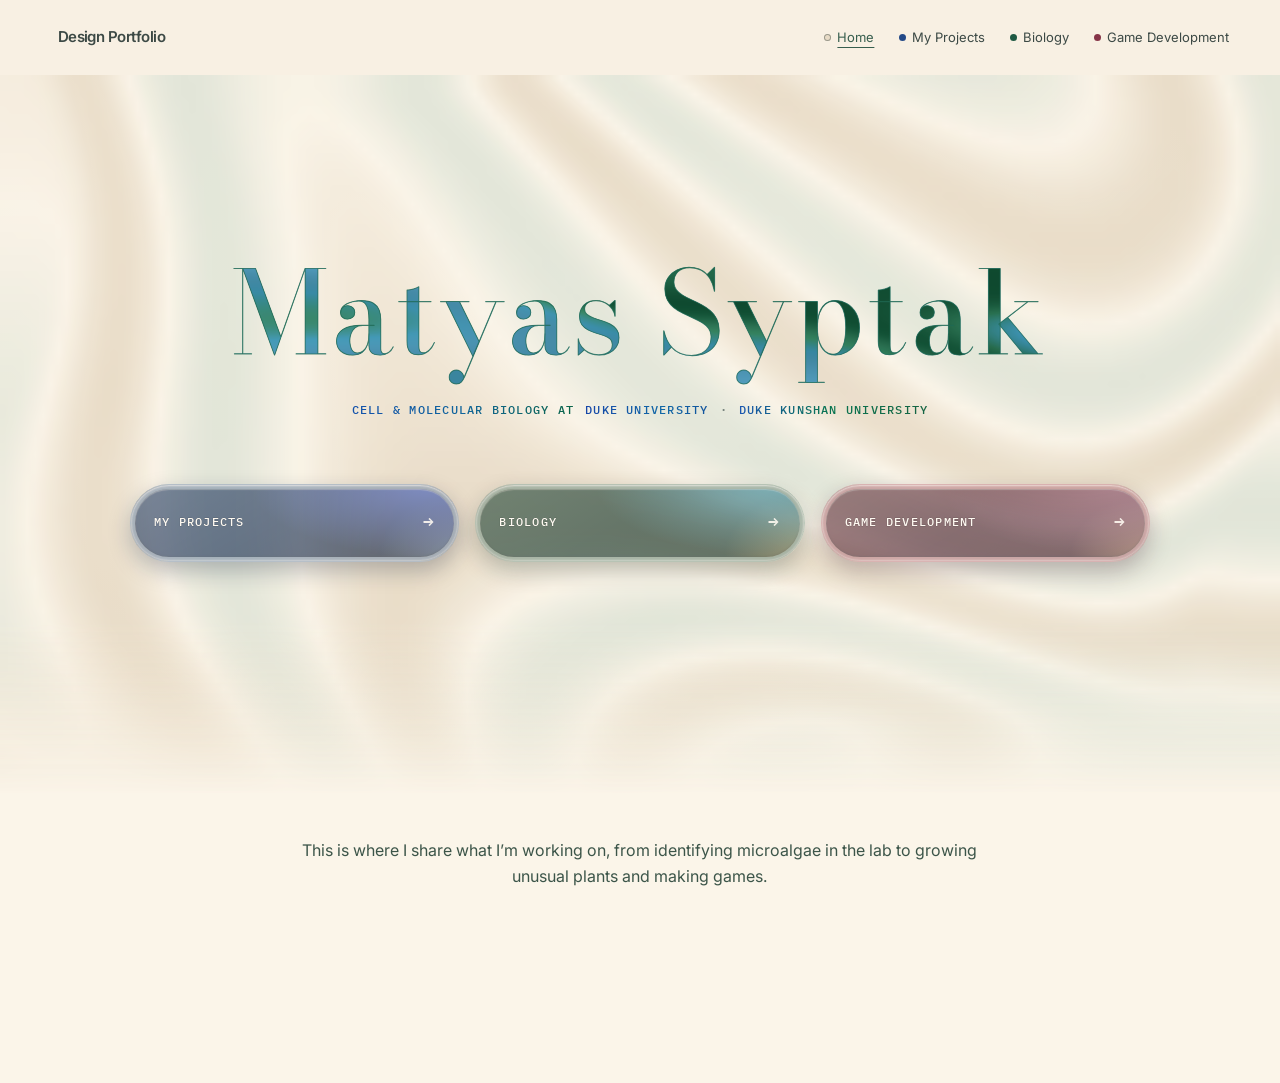
<file: index.html>
<!doctype html>
<html lang="en" data-theme="home">
<head>
  <meta charset="utf-8">
  <meta name="viewport" content="width=device-width, initial-scale=1">
  <title>Home — Design Portfolio</title>
  <meta name="description" content="Matyas Syptak — Home.">
  <style media="(prefers-reduced-motion: no-preference)">@view-transition { navigation: auto; }</style>
  <link rel="stylesheet" href="styles/site.css">
  <link rel="preconnect" href="https://fonts.googleapis.com">
  <link rel="preconnect" href="https://fonts.gstatic.com" crossorigin>
  <link id="portfolio-fonts" rel="stylesheet" media="print" href="https://fonts.googleapis.com/css2?family=Bodoni+Moda:opsz,wght@6..96,500&amp;family=IBM+Plex+Mono:wght@500;700&amp;family=Inter:wght@400..600&amp;display=swap">
  <noscript><link rel="stylesheet" href="https://fonts.googleapis.com/css2?family=Bodoni+Moda:opsz,wght@6..96,500&amp;family=IBM+Plex+Mono:wght@500;700&amp;family=Inter:wght@400..600&amp;display=swap"></noscript>
  <script src="scripts/site.js" defer></script>
</head>
<body>
  <a class="skip" href="#main">Skip to content</a>
  <header>
    <a class="site-name" href="./">Design Portfolio</a>
    <nav aria-label="Main navigation">
      <a href="./" aria-current="page">Home</a>
      <a href="projects.html">My Projects</a>
      <a href="biology.html">Biology</a>
      <a href="game-development.html">Game Development</a>
    </nav>
  </header>
  <main id="main">
    <div class="hero">
      <canvas class="ink-marbling" aria-hidden="true"></canvas>
      <div class="intro-layout">
        <div class="identity">
          <h1 class="sr-only">Matyas Syptak</h1>
          <div class="intro-name">
            <div class="name-shell" id="hero-title-shell">
              <svg id="liquid-name" viewBox="0 0 1050 178" preserveAspectRatio="xMinYMid meet" aria-hidden="true">
                <defs>
                  <text id="name-lettering" x="525" y="131" text-anchor="middle">Matyas Syptak</text>
                  <clipPath id="name-clip"><use href="#name-lettering"/></clipPath>
                  <linearGradient id="name-fallback" x1="0%" y1="12%" x2="100%" y2="70%">
                    <stop offset="0"/>
                    <stop offset=".38"/>
                    <stop offset=".70"/>
                    <stop offset="1"/>
                  </linearGradient>
                </defs>
                <use href="#name-lettering" fill="url(#name-fallback)"/>
                <foreignObject class="name-reaction" width="100%" height="100%" clip-path="url(#name-clip)">
                  <canvas id="hero-shader-canvas" aria-hidden="true"></canvas>
                </foreignObject>
                <use class="name-tint" href="#name-lettering"/>
                <use class="name-outline" href="#name-lettering"/>
              </svg>
            </div>
            <p class="hero-study-line">
              <span class="hero-study-piece hero-study-piece--field">
                Cell &amp; Molecular Biology at
              </span>
              <span class="study-schools">
              <span class="hero-study-piece hero-study-piece--duke">
                Duke University
              </span>
              <span
                class="hero-study-dot"
                aria-hidden="true"
              >
                ·
              </span>
              <span class="hero-study-piece hero-study-piece--dku">
                Duke Kunshan University
              </span>
              </span>
            </p>
          </div>
        </div>
        <nav class="page-links" aria-label="Portfolio sections">
          <a class="page-link" href="projects.html">
            <span>My Projects</span><span class="tile-arrow" aria-hidden="true">→</span>
          </a>
          <a class="page-link" href="biology.html">
            <span>Biology</span><span class="tile-arrow" aria-hidden="true">→</span>
          </a>
          <a class="page-link" href="game-development.html">
            <span>Game Development</span><span class="tile-arrow" aria-hidden="true">→</span>
          </a>
        </nav>
      </div>
    </div>
    <section class="page-content home-content" aria-label="About">
      <p>This is where I share what I’m working on, from identifying microalgae in the lab to growing unusual plants and making games.</p>
    </section>
  </main>
</body>
</html>
</file>
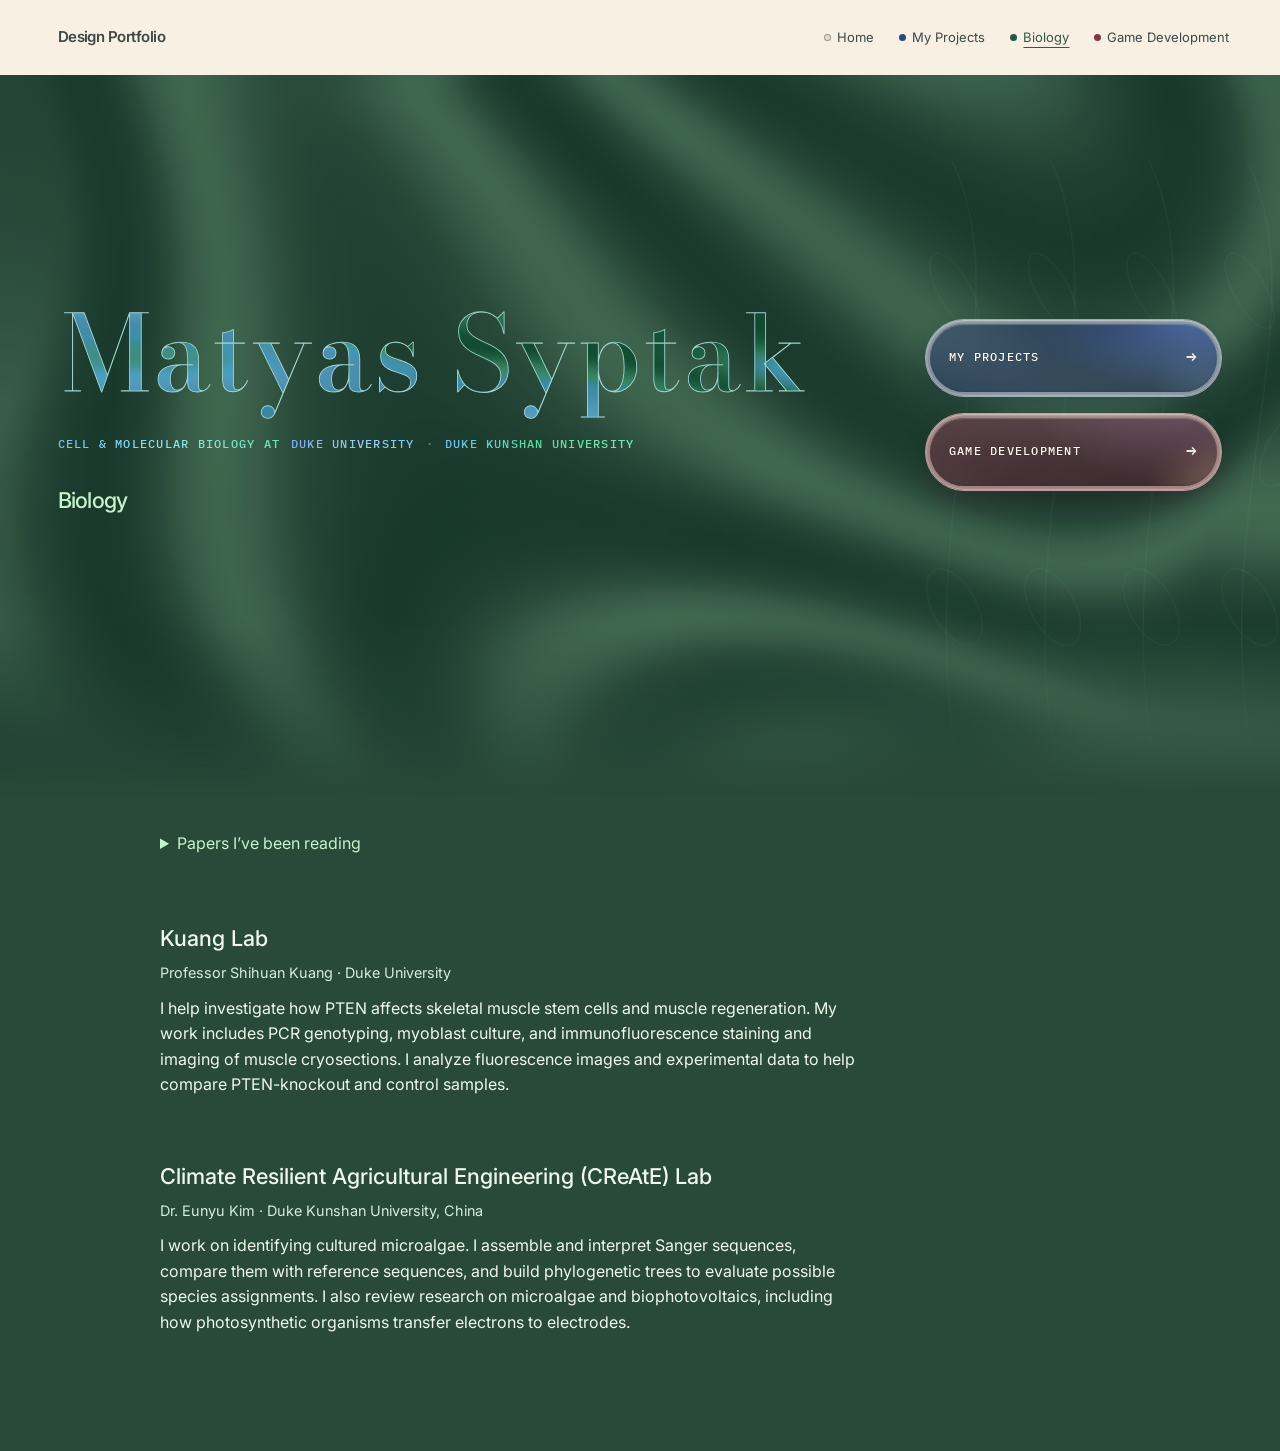
<file: biology.html>
<!doctype html>
<html lang="en" data-theme="plant">
<head>
  <meta charset="utf-8">
  <meta name="viewport" content="width=device-width, initial-scale=1">
  <title>Biology — Design Portfolio</title>
  <meta name="description" content="Matyas Syptak — Biology.">
  <style media="(prefers-reduced-motion: no-preference)">@view-transition { navigation: auto; }</style>
  <link rel="stylesheet" href="styles/site.css">
  <link rel="preconnect" href="https://fonts.googleapis.com">
  <link rel="preconnect" href="https://fonts.gstatic.com" crossorigin>
  <link id="portfolio-fonts" rel="stylesheet" media="print" href="https://fonts.googleapis.com/css2?family=Bodoni+Moda:opsz,wght@6..96,500&amp;family=IBM+Plex+Mono:wght@500;700&amp;family=Inter:wght@400..600&amp;display=swap">
  <noscript><link rel="stylesheet" href="https://fonts.googleapis.com/css2?family=Bodoni+Moda:opsz,wght@6..96,500&amp;family=IBM+Plex+Mono:wght@500;700&amp;family=Inter:wght@400..600&amp;display=swap"></noscript>
  <script src="scripts/site.js" defer></script>
</head>
<body>
  <a class="skip" href="#main">Skip to content</a>
  <header>
    <a class="site-name" href="./">Design Portfolio</a>
    <nav aria-label="Main navigation">
      <a href="./">Home</a>
      <a href="projects.html">My Projects</a>
      <a href="biology.html" aria-current="page">Biology</a>
      <a href="game-development.html">Game Development</a>
    </nav>
  </header>
  <main id="main">
    <div class="hero">
      <canvas class="ink-marbling" aria-hidden="true"></canvas>
      <canvas id="backdrop" aria-hidden="true"></canvas>
      <div class="intro-layout">
        <div class="identity">
          <h1 class="sr-only">Matyas Syptak</h1>
          <div class="intro-name">
            <div class="name-shell" id="hero-title-shell">
              <svg id="liquid-name" viewBox="0 0 1050 178" preserveAspectRatio="xMinYMid meet" aria-hidden="true">
                <defs>
                  <text id="name-lettering" x="6" y="131">Matyas Syptak</text>
                  <clipPath id="name-clip"><use href="#name-lettering"/></clipPath>
                  <linearGradient id="name-fallback" x1="0%" y1="12%" x2="100%" y2="70%">
                    <stop offset="0"/>
                    <stop offset=".38"/>
                    <stop offset=".70"/>
                    <stop offset="1"/>
                  </linearGradient>
                </defs>
                <use href="#name-lettering" fill="url(#name-fallback)"/>
                <foreignObject class="name-reaction" width="100%" height="100%" clip-path="url(#name-clip)">
                  <canvas id="hero-shader-canvas" aria-hidden="true"></canvas>
                </foreignObject>
                <use class="name-tint" href="#name-lettering"/>
                <use class="name-outline" href="#name-lettering"/>
              </svg>
            </div>
            <p class="hero-study-line">
              <span class="hero-study-piece hero-study-piece--field">
                Cell &amp; Molecular Biology at
              </span>
              <span class="study-schools">
              <span class="hero-study-piece hero-study-piece--duke">
                Duke University
              </span>
              <span
                class="hero-study-dot"
                aria-hidden="true"
              >
                ·
              </span>
              <span class="hero-study-piece hero-study-piece--dku">
                Duke Kunshan University
              </span>
              </span>
            </p>
          </div>
          <h2>Biology</h2>
        </div>
        <nav class="page-links" aria-label="Other sections">
          <a class="page-link" href="projects.html">
            <span>My Projects</span><span class="tile-arrow" aria-hidden="true">→</span>
          </a>
          <a class="page-link" href="game-development.html">
            <span>Game Development</span><span class="tile-arrow" aria-hidden="true">→</span>
          </a>
        </nav>
      </div>
    </div>
    <section class="page-content biology-content" aria-label="Research">
      <details class="reading-list">
        <summary>Papers I’ve been reading</summary>
        <ul>
          <li>
            <a href="https://doi.org/10.1038/s41598-017-16530-y">Enhancement of Power Output by using Alginate Immobilized Algae in Biophotovoltaic Devices</a>
            <span>Ng et al. · 2017</span>
          </li>
          <li>
            <a href="https://doi.org/10.1038/s41467-025-61086-5">Three-dimensional conductive conjugated polyelectrolyte gels facilitate interfacial electron transfer for improved biophotovoltaic performance</a>
            <span>Chen et al. · 2025</span>
          </li>
          <li>
            <a href="https://doi.org/10.1038/s41467-022-30764-z">Order-of-magnitude enhancement in photocurrent generation of <i>Synechocystis</i> sp. PCC 6803 by outer membrane deprivation</a>
            <span>Kusama et al. · 2022</span>
          </li>
          <li>
            <a href="https://doi.org/10.1016/j.cell.2006.07.024">Induction of Pluripotent Stem Cells from Mouse Embryonic and Adult Fibroblast Cultures by Defined Factors</a>
            <span>Takahashi and Yamanaka · 2006</span>
          </li>
        </ul>
      </details>

      <article class="lab-entry">
        <h3>Kuang Lab</h3>
        <p class="entry-meta">Professor Shihuan Kuang · Duke University</p>
        <p>I help investigate how PTEN affects skeletal muscle stem cells and muscle regeneration. My work includes PCR genotyping, myoblast culture, and immunofluorescence staining and imaging of muscle cryosections. I analyze fluorescence images and experimental data to help compare PTEN-knockout and control samples.</p>
      </article>

      <article class="lab-entry">
        <h3>Climate Resilient Agricultural Engineering (CReAtE) Lab</h3>
        <p class="entry-meta">Dr. Eunyu Kim · Duke Kunshan University, China</p>
        <p>I work on identifying cultured microalgae. I assemble and interpret Sanger sequences, compare them with reference sequences, and build phylogenetic trees to evaluate possible species assignments. I also review research on microalgae and biophotovoltaics, including how photosynthetic organisms transfer electrons to electrodes.</p>
      </article>
    </section>
  </main>
</body>
</html>
</file>
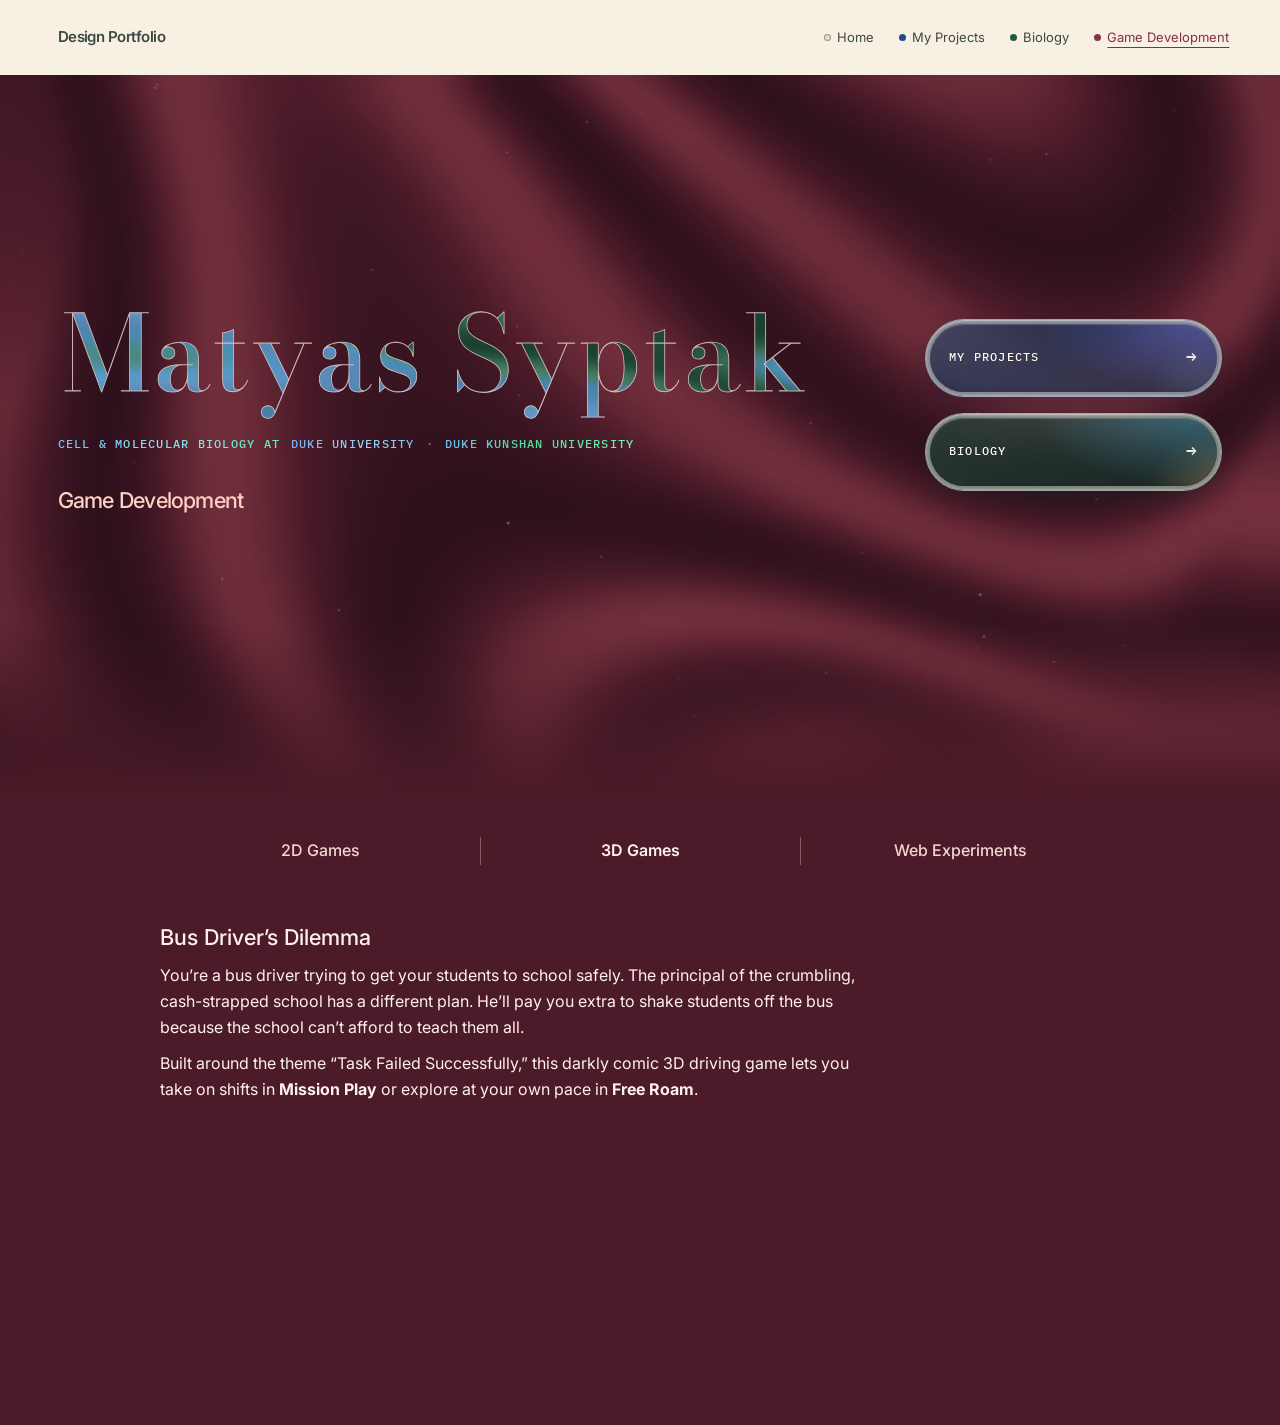
<file: game-development.html>
<!doctype html>
<html lang="en" data-theme="space">
<head>
  <meta charset="utf-8">
  <meta name="viewport" content="width=device-width, initial-scale=1">
  <title>Game Development — Design Portfolio</title>
  <meta name="description" content="Matyas Syptak — Game Development.">
  <style media="(prefers-reduced-motion: no-preference)">@view-transition { navigation: auto; }</style>
  <link rel="stylesheet" href="styles/site.css">
  <link rel="preconnect" href="https://fonts.googleapis.com">
  <link rel="preconnect" href="https://fonts.gstatic.com" crossorigin>
  <link id="portfolio-fonts" rel="stylesheet" media="print" href="https://fonts.googleapis.com/css2?family=Bodoni+Moda:opsz,wght@6..96,500&amp;family=IBM+Plex+Mono:wght@500;700&amp;family=Inter:wght@400..600&amp;display=swap">
  <noscript><link rel="stylesheet" href="https://fonts.googleapis.com/css2?family=Bodoni+Moda:opsz,wght@6..96,500&amp;family=IBM+Plex+Mono:wght@500;700&amp;family=Inter:wght@400..600&amp;display=swap"></noscript>
  <script src="scripts/site.js" defer></script>
  <script src="scripts/games.js" defer></script>
</head>
<body>
  <a class="skip" href="#main">Skip to content</a>
  <header>
    <a class="site-name" href="./">Design Portfolio</a>
    <nav aria-label="Main navigation">
      <a href="./">Home</a>
      <a href="projects.html">My Projects</a>
      <a href="biology.html">Biology</a>
      <a href="game-development.html" aria-current="page">Game Development</a>
    </nav>
  </header>
  <main id="main">
    <div class="hero">
      <canvas class="ink-marbling" aria-hidden="true"></canvas>
      <canvas id="backdrop" aria-hidden="true"></canvas>
      <div class="intro-layout">
        <div class="identity">
          <h1 class="sr-only">Matyas Syptak</h1>
          <div class="intro-name">
            <div class="name-shell" id="hero-title-shell">
              <svg id="liquid-name" viewBox="0 0 1050 178" preserveAspectRatio="xMinYMid meet" aria-hidden="true">
                <defs>
                  <text id="name-lettering" x="6" y="131">Matyas Syptak</text>
                  <clipPath id="name-clip"><use href="#name-lettering"/></clipPath>
                  <linearGradient id="name-fallback" x1="0%" y1="12%" x2="100%" y2="70%">
                    <stop offset="0"/>
                    <stop offset=".38"/>
                    <stop offset=".70"/>
                    <stop offset="1"/>
                  </linearGradient>
                </defs>
                <use href="#name-lettering" fill="url(#name-fallback)"/>
                <foreignObject class="name-reaction" width="100%" height="100%" clip-path="url(#name-clip)">
                  <canvas id="hero-shader-canvas" aria-hidden="true"></canvas>
                </foreignObject>
                <use class="name-tint" href="#name-lettering"/>
                <use class="name-outline" href="#name-lettering"/>
              </svg>
            </div>
            <p class="hero-study-line">
              <span class="hero-study-piece hero-study-piece--field">
                Cell &amp; Molecular Biology at
              </span>
              <span class="study-schools">
              <span class="hero-study-piece hero-study-piece--duke">
                Duke University
              </span>
              <span
                class="hero-study-dot"
                aria-hidden="true"
              >
                ·
              </span>
              <span class="hero-study-piece hero-study-piece--dku">
                Duke Kunshan University
              </span>
              </span>
            </p>
          </div>
          <h2>Game Development</h2>
        </div>
        <nav class="page-links" aria-label="Other sections">
          <a class="page-link" href="projects.html">
            <span>My Projects</span><span class="tile-arrow" aria-hidden="true">→</span>
          </a>
          <a class="page-link" href="biology.html">
            <span>Biology</span><span class="tile-arrow" aria-hidden="true">→</span>
          </a>
        </nav>
      </div>
    </div>
    <section class="page-content games-content" aria-label="Games and experiments">
      <div class="game-tabs" role="tablist" aria-label="Game categories">
        <button type="button" role="tab" id="tab-2d" aria-controls="games-2d" aria-selected="false" tabindex="-1"><span>2D Games</span></button>
        <button type="button" role="tab" id="tab-3d" aria-controls="games-3d" aria-selected="true"><span>3D Games</span></button>
        <button type="button" role="tab" id="tab-web" aria-controls="games-web" aria-selected="false" tabindex="-1"><span>Web Experiments</span></button>
      </div>

      <div class="game-panel" role="tabpanel" id="games-2d" aria-labelledby="tab-2d" tabindex="0" hidden></div>

      <div class="game-panel" role="tabpanel" id="games-3d" aria-labelledby="tab-3d" tabindex="0">
        <article class="game-entry">
          <h3>Bus Driver’s Dilemma</h3>
          <p>You’re a bus driver trying to get your students to school safely. The principal of the crumbling, cash-strapped school has a different plan. He’ll pay you extra to shake students off the bus because the school can’t afford to teach them all.</p>
          <p>Built around the theme “Task Failed Successfully,” this darkly comic 3D driving game lets you take on shifts in <strong>Mission Play</strong> or explore at your own pace in <strong>Free Roam</strong>.</p>
        </article>
      </div>

      <div class="game-panel" role="tabpanel" id="games-web" aria-labelledby="tab-web" tabindex="0" hidden>
        <article class="game-entry">
          <h3>NightShift Drive</h3>
          <p>Drift through nine nighttime tracks or explore the city in Free Drive.</p>
          <details class="web-game">
            <summary>Play NightShift Drive</summary>
            <a class="text-link" href="games/nightshift.html" target="_blank" rel="noopener">Open NightShift Drive in a new tab</a>
          </details>
        </article>

        <article class="game-entry">
          <h3>Get Slimed!</h3>
          <p>Bounce through a slime platformer, stomp rivals, and grow by absorbing their drops.</p>
          <details class="web-game">
            <summary>Play Get Slimed!</summary>
            <a class="text-link" href="games/get-slimed.html" target="_blank" rel="noopener">Open Get Slimed! in a new tab</a>
          </details>
        </article>
      </div>
    </section>
  </main>
</body>
</html>
</file>
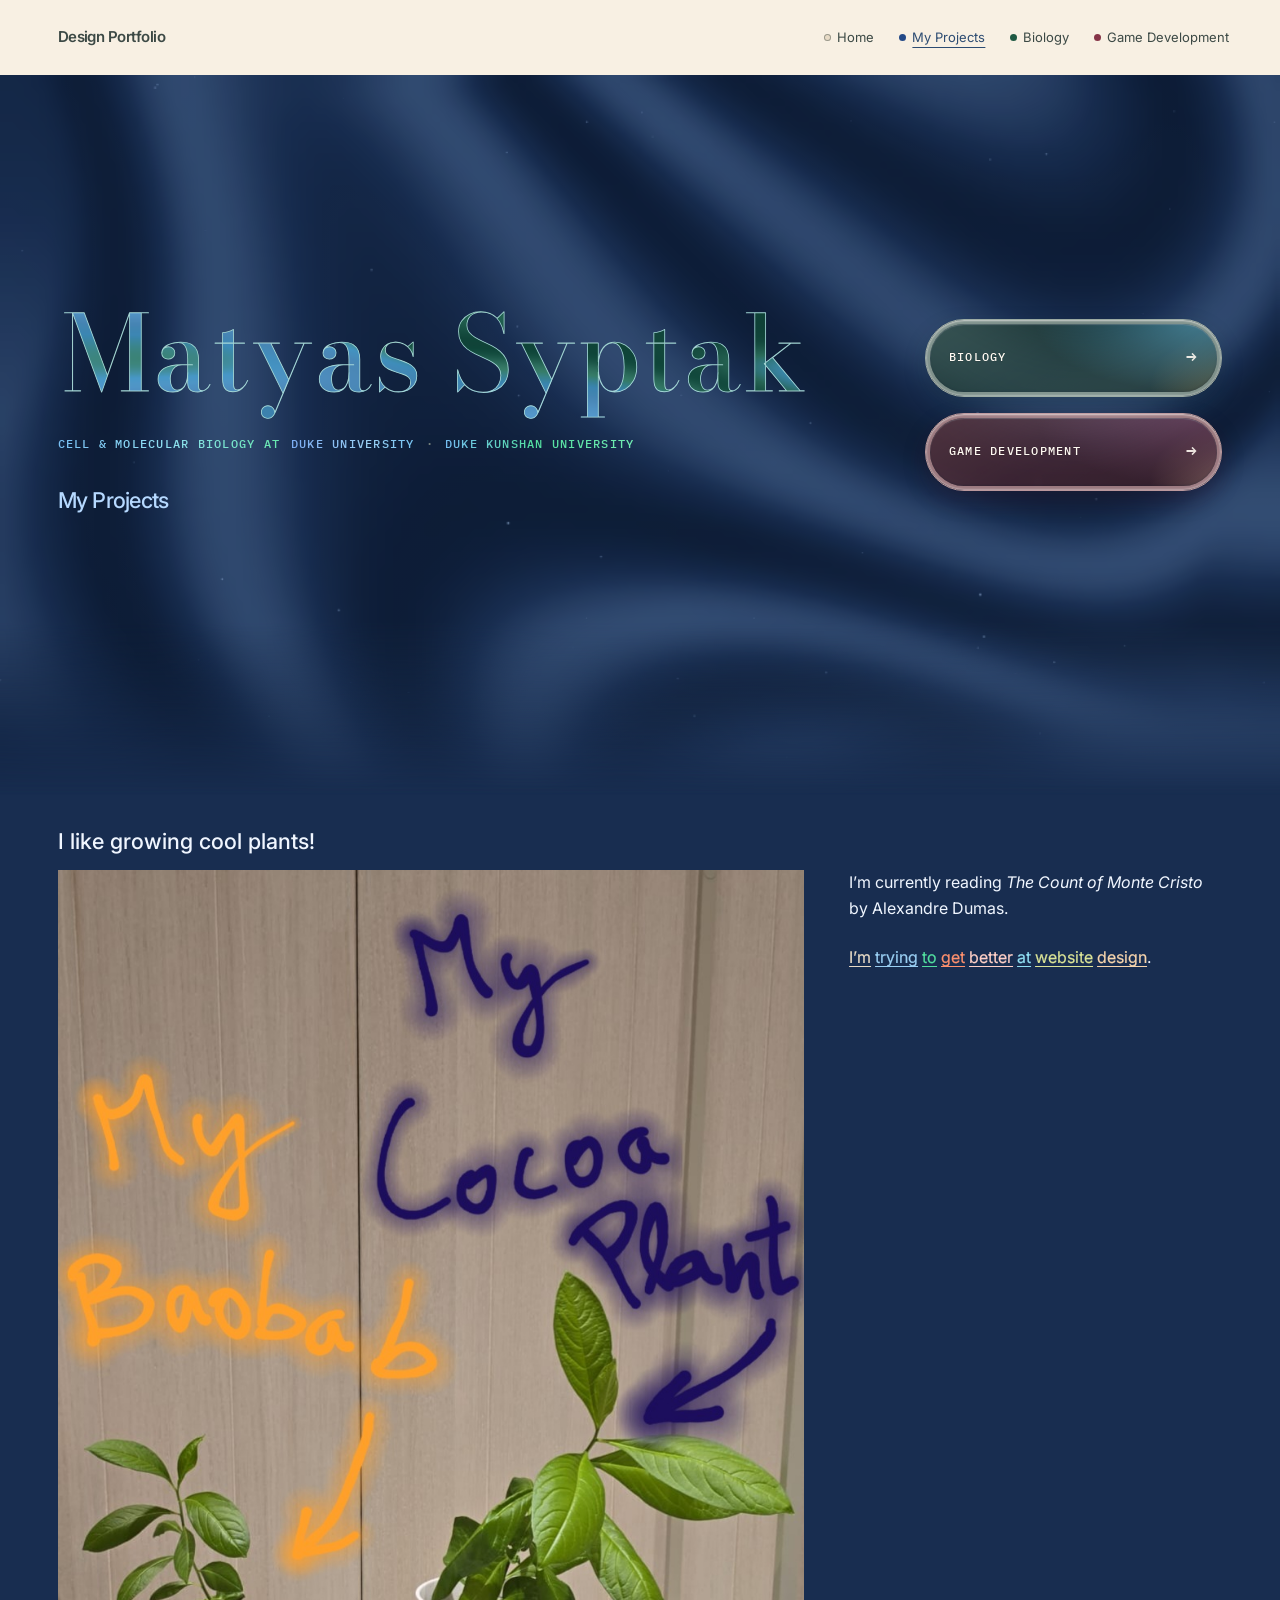
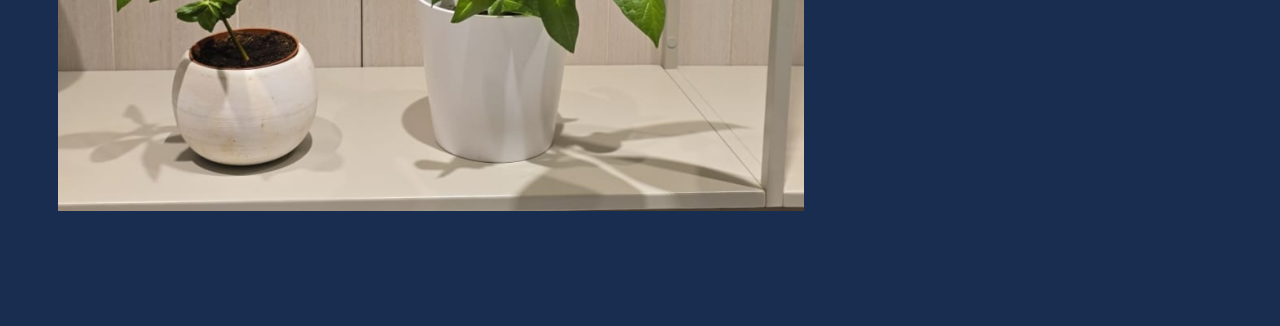
<file: projects.html>
<!doctype html>
<html lang="en" data-theme="projects">
<head>
  <meta charset="utf-8">
  <meta name="viewport" content="width=device-width, initial-scale=1">
  <title>My Projects — Design Portfolio</title>
  <meta name="description" content="Matyas Syptak — My Projects.">
  <style media="(prefers-reduced-motion: no-preference)">@view-transition { navigation: auto; }</style>
  <link rel="stylesheet" href="styles/site.css">
  <link rel="preconnect" href="https://fonts.googleapis.com">
  <link rel="preconnect" href="https://fonts.gstatic.com" crossorigin>
  <link id="portfolio-fonts" rel="stylesheet" media="print" href="https://fonts.googleapis.com/css2?family=Bodoni+Moda:opsz,wght@6..96,500&amp;family=IBM+Plex+Mono:wght@500;700&amp;family=Inter:wght@400..600&amp;display=swap">
  <noscript><link rel="stylesheet" href="https://fonts.googleapis.com/css2?family=Bodoni+Moda:opsz,wght@6..96,500&amp;family=IBM+Plex+Mono:wght@500;700&amp;family=Inter:wght@400..600&amp;display=swap"></noscript>
  <script src="scripts/site.js" defer></script>
</head>
<body>
  <a class="skip" href="#main">Skip to content</a>
  <header>
    <a class="site-name" href="./">Design Portfolio</a>
    <nav aria-label="Main navigation">
      <a href="./">Home</a>
      <a href="projects.html" aria-current="page">My Projects</a>
      <a href="biology.html">Biology</a>
      <a href="game-development.html">Game Development</a>
    </nav>
  </header>
  <main id="main">
    <div class="hero">
      <canvas class="ink-marbling" aria-hidden="true"></canvas>
      <canvas id="backdrop" aria-hidden="true"></canvas>
      <div class="intro-layout">
        <div class="identity">
          <h1 class="sr-only">Matyas Syptak</h1>
          <div class="intro-name">
            <div class="name-shell" id="hero-title-shell">
              <svg id="liquid-name" viewBox="0 0 1050 178" preserveAspectRatio="xMinYMid meet" aria-hidden="true">
                <defs>
                  <text id="name-lettering" x="6" y="131">Matyas Syptak</text>
                  <clipPath id="name-clip"><use href="#name-lettering"/></clipPath>
                  <linearGradient id="name-fallback" x1="0%" y1="12%" x2="100%" y2="70%">
                    <stop offset="0"/>
                    <stop offset=".38"/>
                    <stop offset=".70"/>
                    <stop offset="1"/>
                  </linearGradient>
                </defs>
                <use href="#name-lettering" fill="url(#name-fallback)"/>
                <foreignObject class="name-reaction" width="100%" height="100%" clip-path="url(#name-clip)">
                  <canvas id="hero-shader-canvas" aria-hidden="true"></canvas>
                </foreignObject>
                <use class="name-tint" href="#name-lettering"/>
                <use class="name-outline" href="#name-lettering"/>
              </svg>
            </div>
            <p class="hero-study-line">
              <span class="hero-study-piece hero-study-piece--field">
                Cell &amp; Molecular Biology at
              </span>
              <span class="study-schools">
              <span class="hero-study-piece hero-study-piece--duke">
                Duke University
              </span>
              <span
                class="hero-study-dot"
                aria-hidden="true"
              >
                ·
              </span>
              <span class="hero-study-piece hero-study-piece--dku">
                Duke Kunshan University
              </span>
              </span>
            </p>
          </div>
          <h2>My Projects</h2>
        </div>
        <nav class="page-links" aria-label="Other sections">
          <a class="page-link" href="biology.html">
            <span>Biology</span><span class="tile-arrow" aria-hidden="true">→</span>
          </a>
          <a class="page-link" href="game-development.html">
            <span>Game Development</span><span class="tile-arrow" aria-hidden="true">→</span>
          </a>
        </nav>
      </div>
    </div>
    <section class="page-content project-content" aria-label="Personal projects">
      <div class="plants">
        <h3>I like growing cool plants!</h3>
        <img src="images/baobab-and-cacao.jpg" width="915" height="1153" loading="lazy" decoding="async"
             alt="My potted baobab and cacao plants, labeled by hand in the photo.">
      </div>
      <div class="project-notes">
        <p>I’m currently reading <cite>The Count of Monte Cristo</cite> by Alexandre Dumas.</p>
        <p class="design-note">
          <button type="button" class="effect-word" data-word-effect="rings" style="--word-color:#e8dbc6">I’m</button>
          <button type="button" class="effect-word" data-word-effect="bloom" style="--word-color:#9acff3">trying</button>
          <button type="button" class="effect-word" data-word-effect="shards" style="--word-color:#52df9f">to</button>
          <button type="button" class="effect-word" data-word-effect="comets" style="--word-color:#ff916e">get</button>
          <button type="button" class="effect-word" data-word-effect="stars" style="--word-color:#ffd0c7">better</button>
          <button type="button" class="effect-word" data-word-effect="petals" style="--word-color:#90dff3">at</button>
          <button type="button" class="effect-word" data-word-effect="pixels" style="--word-color:#dbe497">website</button>
          <button type="button" class="effect-word" data-word-effect="orbit" style="--word-color:#f7d5ad">design</button>.
        </p>
      </div>
    </section>
  </main>
</body>
</html>
</file>
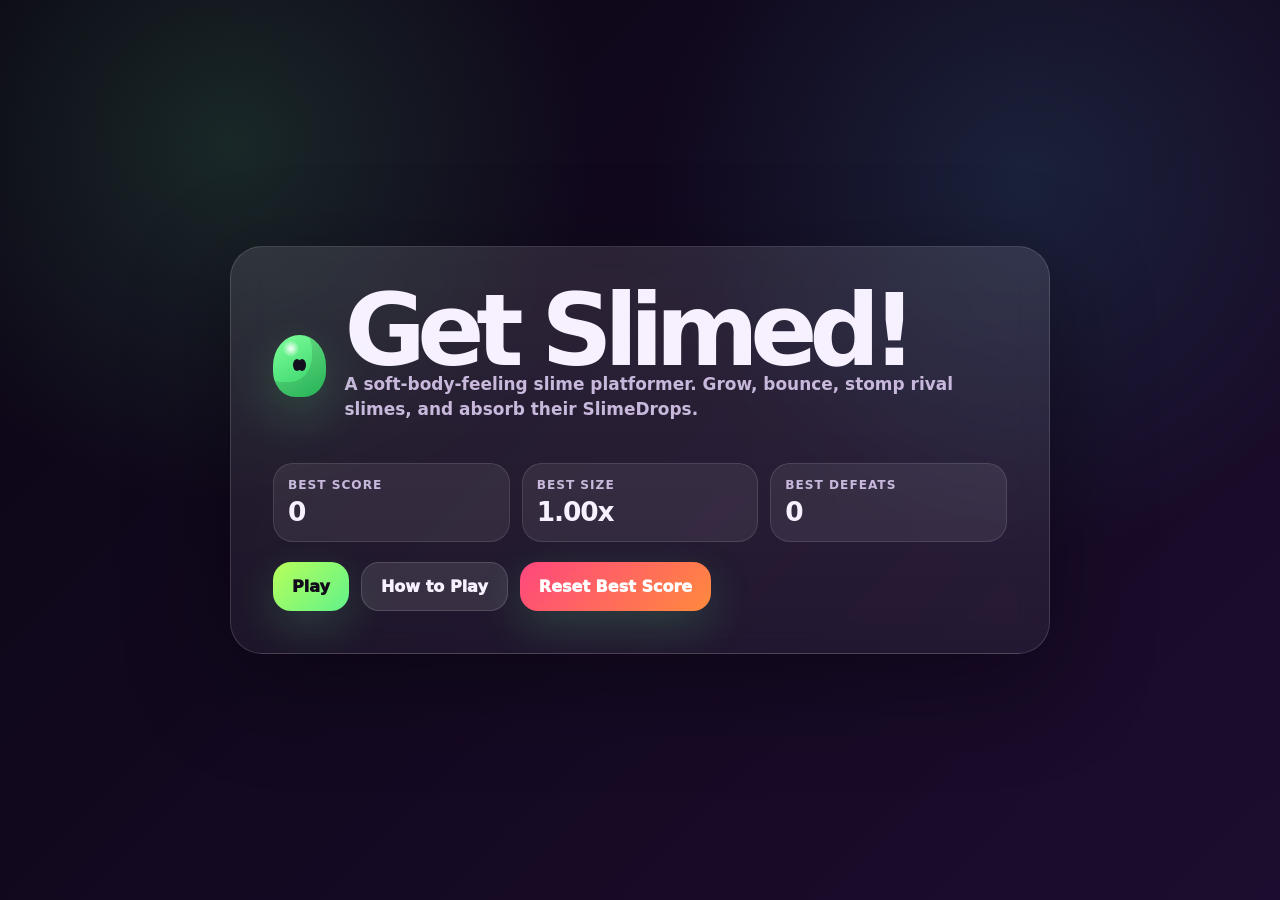
<file: games/get-slimed.html>
<!DOCTYPE html>
<html lang="en">
<head>
  <meta charset="UTF-8" />
  <meta name="viewport" content="width=device-width, initial-scale=1.0, maximum-scale=1.0, user-scalable=no" />
  <title>Get Slimed! — Slime Physics Platformer</title>
  <style>
    :root {
      --bg0: #12091f;
      --bg1: #241339;
      --panel: rgba(21, 12, 34, 0.82);
      --panel2: rgba(255, 255, 255, 0.08);
      --text: #f7f1ff;
      --muted: #c8b9dc;
      --green: #61f28a;
      --lime: #b7ff5a;
      --violet: #7b4dff;
      --cyan: #47e7ff;
      --danger: #ff477e;
      --gold: #ffd166;
      --shadow: rgba(0, 0, 0, 0.35);
    }

    * { box-sizing: border-box; }

    html, body {
      width: 100%;
      height: 100%;
      margin: 0;
      overflow: hidden;
      background: radial-gradient(circle at 40% 0%, #32214b, var(--bg0) 58%, #06030a 100%);
      color: var(--text);
      font-family: Inter, ui-sans-serif, system-ui, -apple-system, BlinkMacSystemFont, "Segoe UI", sans-serif;
      touch-action: none;
      -webkit-user-select: none;
      user-select: none;
    }

    #gameShell {
      position: fixed;
      inset: 0;
      display: grid;
      place-items: center;
      background: linear-gradient(180deg, #12091f, #09030f);
    }

    canvas {
      width: 100vw;
      height: 100vh;
      display: block;
      background: #12091f;
    }

    .screen {
      position: fixed;
      inset: 0;
      display: none;
      align-items: center;
      justify-content: center;
      padding: 24px;
      background:
        radial-gradient(circle at 18% 16%, rgba(96, 242, 138, 0.14), transparent 28%),
        radial-gradient(circle at 80% 20%, rgba(71, 231, 255, 0.11), transparent 30%),
        linear-gradient(135deg, rgba(10, 5, 18, 0.94), rgba(29, 13, 48, 0.95));
      z-index: 20;
    }

    .screen.active { display: flex; }

    .menu-card {
      width: min(820px, 96vw);
      max-height: 92vh;
      overflow: auto;
      padding: clamp(22px, 4vw, 42px);
      border: 1px solid rgba(255,255,255,0.14);
      border-radius: 32px;
      background: linear-gradient(180deg, rgba(255,255,255,0.11), rgba(255,255,255,0.055));
      box-shadow: 0 28px 100px var(--shadow);
      backdrop-filter: blur(16px);
    }

    .title-row {
      display: flex;
      gap: 18px;
      align-items: center;
      margin-bottom: 14px;
    }

    .logo-slime {
      width: 78px;
      height: 62px;
      border-radius: 55% 55% 46% 46%;
      background: radial-gradient(circle at 34% 22%, rgba(255,255,255,0.95), transparent 14%), linear-gradient(150deg, #7fff9b, #2acb62);
      box-shadow: inset -14px -15px 0 rgba(0,0,0,0.12), 0 18px 50px rgba(97,242,138,0.22);
      position: relative;
      animation: idleBlob 1.8s ease-in-out infinite;
    }

    .logo-slime::before, .logo-slime::after {
      content: "";
      position: absolute;
      top: 24px;
      width: 8px;
      height: 12px;
      border-radius: 50%;
      background: #15101e;
    }
    .logo-slime::before { left: 25px; }
    .logo-slime::after { right: 25px; }

    @keyframes idleBlob {
      0%, 100% { transform: scale(1, 1); }
      50% { transform: scale(1.08, 0.94); }
    }

    h1 {
      margin: 0;
      font-size: clamp(3rem, 9vw, 6.2rem);
      line-height: 0.84;
      letter-spacing: -0.085em;
    }

    .subtitle {
      margin: 0 0 22px;
      color: var(--muted);
      font-size: 1.06rem;
      font-weight: 750;
      line-height: 1.45;
    }

    .menu-grid {
      display: grid;
      grid-template-columns: repeat(3, 1fr);
      gap: 12px;
      margin: 20px 0;
    }

    .stat-box {
      padding: 14px;
      border-radius: 20px;
      background: rgba(255,255,255,0.075);
      border: 1px solid rgba(255,255,255,0.11);
    }

    .stat-box span {
      display: block;
      color: var(--muted);
      font-size: 0.76rem;
      font-weight: 900;
      text-transform: uppercase;
      letter-spacing: 0.08em;
    }

    .stat-box strong {
      display: block;
      margin-top: 4px;
      font-size: 1.65rem;
      letter-spacing: -0.04em;
    }

    .button-row {
      display: flex;
      flex-wrap: wrap;
      gap: 12px;
      margin-top: 18px;
    }

    button {
      border: 0;
      cursor: pointer;
      border-radius: 18px;
      padding: 14px 19px;
      font: inherit;
      font-weight: 950;
      color: #100a1a;
      background: linear-gradient(135deg, var(--lime), var(--green));
      box-shadow: 0 16px 45px rgba(97,242,138,0.19);
      transition: transform 130ms ease, filter 130ms ease, opacity 130ms ease;
    }

    button:hover { transform: translateY(-1px); filter: brightness(1.05); }
    button:active { transform: translateY(1px) scale(0.99); }

    button.secondary {
      color: var(--text);
      background: rgba(255,255,255,0.10);
      border: 1px solid rgba(255,255,255,0.14);
      box-shadow: none;
    }

    button.danger {
      color: #fff;
      background: linear-gradient(135deg, #ff477e, #ff8a3d);
    }

    .help-list {
      margin: 16px 0 0;
      padding-left: 20px;
      color: var(--muted);
      line-height: 1.6;
      font-weight: 700;
    }

    .hud {
      position: fixed;
      left: 12px;
      right: 12px;
      top: 10px;
      z-index: 10;
      display: none;
      align-items: center;
      justify-content: space-between;
      gap: 10px;
      pointer-events: none;
    }

    .hud.active { display: flex; }

    .hud-left, .hud-right {
      display: flex;
      gap: 8px;
      align-items: center;
      flex-wrap: wrap;
    }

    .hud-pill {
      padding: 9px 12px;
      border-radius: 999px;
      background: rgba(16, 8, 28, 0.76);
      border: 1px solid rgba(255,255,255,0.13);
      box-shadow: 0 12px 34px rgba(0,0,0,0.18);
      font-weight: 900;
      color: var(--text);
      backdrop-filter: blur(9px);
      white-space: nowrap;
    }

    .hud button {
      pointer-events: auto;
      padding: 9px 12px;
      border-radius: 999px;
      box-shadow: none;
    }

    .mobile-controls {
      position: fixed;
      inset: auto 0 0 0;
      z-index: 12;
      display: none;
      justify-content: space-between;
      padding: 0 22px 22px;
      pointer-events: none;
    }

    .mobile-controls.active { display: flex; }

    .move-cluster {
      display: flex;
      gap: 14px;
      pointer-events: auto;
    }

    .touch-btn {
      width: 76px;
      height: 76px;
      display: grid;
      place-items: center;
      border-radius: 26px;
      background: rgba(255,255,255,0.12);
      border: 1px solid rgba(255,255,255,0.20);
      color: var(--text);
      font-size: 2rem;
      font-weight: 1000;
      box-shadow: 0 18px 46px rgba(0,0,0,0.25);
      backdrop-filter: blur(10px);
      pointer-events: auto;
    }

    .touch-btn.jump {
      width: 94px;
      height: 94px;
      border-radius: 32px;
      background: rgba(97,242,138,0.20);
    }

    .orientation-hint {
      position: fixed;
      left: 50%;
      bottom: 116px;
      transform: translateX(-50%);
      z-index: 13;
      display: none;
      padding: 10px 13px;
      border-radius: 999px;
      background: rgba(16,8,28,0.72);
      border: 1px solid rgba(255,255,255,0.16);
      color: var(--muted);
      font-weight: 850;
      backdrop-filter: blur(9px);
    }

    .zone-banner {
      position: fixed;
      left: 50%;
      top: 82px;
      transform: translateX(-50%) translateY(-14px);
      opacity: 0;
      pointer-events: none;
      z-index: 8;
      padding: 14px 20px;
      border-radius: 999px;
      background: rgba(12, 8, 20, 0.82);
      border: 1px solid rgba(167, 255, 125, 0.38);
      color: var(--text);
      box-shadow: 0 18px 60px rgba(0,0,0,0.35);
      font-weight: 1000;
      letter-spacing: -0.03em;
      transition: opacity 180ms ease, transform 180ms ease;
    }

    .zone-banner.active {
      opacity: 1;
      transform: translateX(-50%) translateY(0);
    }

    .orientation-hint.active { display: block; }

    @media (max-width: 760px) {
      .menu-grid { grid-template-columns: 1fr; }
      .button-row { display: grid; }
      .touch-btn { width: 68px; height: 68px; }
      .touch-btn.jump { width: 84px; height: 84px; }
      .hud { font-size: 0.86rem; }
    }
  </style>
</head>
<body>
  <div id="gameShell">
    <canvas id="gameCanvas" aria-label="Get Slimed canvas game"></canvas>
  </div>

  <div id="hud" class="hud">
    <div class="hud-left">
      <div class="hud-pill" id="scoreHud">Score 0</div>
      <div class="hud-pill" id="sizeHud">Mass 10 | Size 1.00x</div>
      <div class="hud-pill" id="heartHud">💚💚💚</div>
      <div class="hud-pill" id="zoneHud">Zone 1 · Puddle Nursery</div>
    </div>
    <div class="hud-right">
      <div class="hud-pill" id="dropHud">Drops 0</div>
      <div class="hud-pill" id="enemyHud">Defeated 0</div>
      <button id="pauseToMenuButton" class="secondary">Menu</button>
    </div>
  </div>

  <div id="mobileControls" class="mobile-controls">
    <div class="move-cluster">
      <div class="touch-btn" data-touch="left">←</div>
      <div class="touch-btn" data-touch="right">→</div>
    </div>
    <div class="touch-btn jump" data-touch="jump">↑</div>
  </div>

  <div id="orientationHint" class="orientation-hint">Best played in landscape</div>
  <div id="zoneBanner" class="zone-banner">New slime zone reached</div>

  <section id="menuScreen" class="screen active">
    <div class="menu-card">
      <div class="title-row">
        <div class="logo-slime"></div>
        <div>
          <h1>Get Slimed!</h1>
          <p class="subtitle">A soft-body-feeling slime platformer. Grow, bounce, stomp rival slimes, and absorb their SlimeDrops.</p>
        </div>
      </div>

      <div class="menu-grid">
        <div class="stat-box"><span>Best Score</span><strong id="bestScoreText">0</strong></div>
        <div class="stat-box"><span>Best Size</span><strong id="bestSizeText">1.00x</strong></div>
        <div class="stat-box"><span>Best Defeats</span><strong id="bestDefeatsText">0</strong></div>
      </div>

      <div class="button-row">
        <button id="playButton">Play</button>
        <button id="howButton" class="secondary">How to Play</button>
        <button id="resetButton" class="danger">Reset Best Score</button>
      </div>
    </div>
  </section>

  <section id="helpScreen" class="screen">
    <div class="menu-card">
      <h1 style="font-size: clamp(2.2rem, 6vw, 4rem);">How to Play</h1>
      <ul class="help-list">
        <li><strong>Move:</strong> A/D or Arrow Keys. On phone, use the left/right buttons.</li>
        <li><strong>Jump:</strong> W, Space, Up Arrow, or the mobile jump button.</li>
        <li><strong>Collect SlimeDrops</strong> of size 1-5. Starting mass is 10; each drop adds half its shown value: 1 = +0.5 mass, 5 = +2.5 mass. Missing hearts are restored by collecting drops, not by waiting.</li>
        <li><strong>Stomp enemy slimes from above.</strong> Only a clearly larger attacker, at least 1.5x the victim's size, gets a 1-stomp kill. Similar = 2 stomps. Smaller = 3 stomps.</li>
        <li><strong>Watch the eyes.</strong> Cross eyes mean a hit landed. A defeated slime bursts into SlimeDrops.</li>
        <li><strong>Survive.</strong> Big enemy slimes are rare early, then become more common as your mass pushes you into new Spore-like scale zones.</li>
      </ul>
      <div class="button-row">
        <button id="helpPlayButton">Play</button>
        <button id="helpBackButton" class="secondary">Back</button>
      </div>
    </div>
  </section>

  <section id="gameOverScreen" class="screen">
    <div class="menu-card">
      <h1 style="font-size: clamp(2.6rem, 8vw, 5.4rem);">Slime Splattered</h1>
      <p class="subtitle" id="gameOverSummary">Final stats appear here.</p>
      <div class="menu-grid">
        <div class="stat-box"><span>Score</span><strong id="finalScoreText">0</strong></div>
        <div class="stat-box"><span>Size Reached</span><strong id="finalSizeText">1.00x</strong></div>
        <div class="stat-box"><span>Time</span><strong id="finalTimeText">0s</strong></div>
        <div class="stat-box"><span>Drops</span><strong id="finalDropsText">0</strong></div>
        <div class="stat-box"><span>Defeated</span><strong id="finalDefeatsText">0</strong></div>
        <div class="stat-box"><span>Best Score</span><strong id="finalBestText">0</strong></div>
      </div>
      <div class="button-row">
        <button id="againButton">Play Again</button>
        <button id="overMenuButton" class="secondary">Menu</button>
      </div>
    </div>
  </section>

  <script>
    "use strict";

    /**********************************************************************
     * Get Slimed!
     * A single-file canvas game. The important part is not realistic soft
     * body physics; it is a strong illusion of softness using collision
     * physics + squash/stretch + wobble + impact feedback.
     **********************************************************************/

    const CONFIG = {
      gravity: 1550,
      groundFriction: 0.84,
      airDrag: 0.992,
      baseRadius: 28,
      baseBioMass: 10,
      maxEnemiesBase: 7,
      spawnSafeDistance: 580,
      worldMinX: -9000,
      worldMaxX: 9000,
      // Growth zones are inspired by the early Spore-style feeling where huge
      // lifeforms are first background threats, then later become the normal
      // scale of play. The thresholds are mass-based, not score-based.
      growthZones: [
        { name: "Puddle Nursery", minMass: 10, largeChance: 0.04, bigMin: 1.14, bigMax: 1.26, maxEnemiesBonus: 0 },
        { name: "Gloop Meadow", minMass: 34, largeChance: 0.09, bigMin: 1.18, bigMax: 1.34, maxEnemiesBonus: 1 },
        { name: "Ooze Reefs", minMass: 75, largeChance: 0.14, bigMin: 1.20, bigMax: 1.46, maxEnemiesBonus: 2 },
        { name: "Titan Slimefield", minMass: 130, largeChance: 0.19, bigMin: 1.22, bigMax: 1.58, maxEnemiesBonus: 3 }
      ]
    };

    const Util = {
      clamp(value, min, max) { return Math.max(min, Math.min(max, value)); },
      lerp(a, b, t) { return a + (b - a) * t; },
      rand(min, max) { return min + Math.random() * (max - min); },
      choice(list) { return list[Math.floor(Math.random() * list.length)]; },
      dist(x1, y1, x2, y2) { return Math.hypot(x2 - x1, y2 - y1); },
      sign(value) { return value < 0 ? -1 : 1; },
      weightedDropValue() {
        // SlimeDrop sizes are intentionally weighted: 1 is common, 5 is rare.
        const roll = Math.random();
        if (roll < 0.52) return 1;
        if (roll < 0.76) return 2;
        if (roll < 0.90) return 3;
        if (roll < 0.98) return 4;
        return 5;
      },
      radiusFromBioMass(massValue) {
        // Starting mass 10 maps to the starting slime radius.
        return CONFIG.baseRadius * Math.sqrt(Math.max(1, massValue) / CONFIG.baseBioMass);
      },
      bioMassFromRadius(radius) {
        return CONFIG.baseBioMass * Math.pow(radius / CONFIG.baseRadius, 2);
      },
      zoneForMass(massValue) {
        let zoneIndex = 0;
        for (let i = 0; i < CONFIG.growthZones.length; i++) {
          if (massValue >= CONFIG.growthZones[i].minMass) zoneIndex = i;
        }
        return zoneIndex;
      },
      currentZone(massValue) {
        return CONFIG.growthZones[this.zoneForMass(massValue)];
      }
    };

    /**********************************************************************
     * Save System
     **********************************************************************/
    class SaveSystem {
      constructor() {
        this.key = "get_slimed_best_v1";
        this.data = this.load();
      }

      load() {
        try {
          const raw = localStorage.getItem(this.key);
          if (!raw) return { bestScore: 0, bestSize: 1, bestDefeats: 0 };
          const parsed = JSON.parse(raw);
          return {
            bestScore: Number(parsed.bestScore) || 0,
            bestSize: Number(parsed.bestSize) || 1,
            bestDefeats: Number(parsed.bestDefeats) || 0
          };
        } catch (error) {
          return { bestScore: 0, bestSize: 1, bestDefeats: 0 };
        }
      }

      saveRun(score, size, defeats) {
        this.data.bestScore = Math.max(this.data.bestScore, Math.floor(score));
        this.data.bestSize = Math.max(this.data.bestSize, size);
        this.data.bestDefeats = Math.max(this.data.bestDefeats, defeats);
        localStorage.setItem(this.key, JSON.stringify(this.data));
      }

      reset() {
        this.data = { bestScore: 0, bestSize: 1, bestDefeats: 0 };
        localStorage.setItem(this.key, JSON.stringify(this.data));
      }
    }

    /**********************************************************************
     * Input Manager
     **********************************************************************/
    class InputManager {
      constructor() {
        this.left = false;
        this.right = false;
        this.jump = false;
        this.jumpPressed = false;
        this._lastJump = false;
        this.isTouchDevice = matchMedia("(pointer: coarse)").matches || "ontouchstart" in window;

        window.addEventListener("keydown", (event) => this.setKey(event, true));
        window.addEventListener("keyup", (event) => this.setKey(event, false));

        document.querySelectorAll("[data-touch]").forEach((button) => {
          const action = button.getAttribute("data-touch");
          const set = (value) => {
            if (action === "left") this.left = value;
            if (action === "right") this.right = value;
            if (action === "jump") this.jump = value;
          };
          button.addEventListener("pointerdown", (event) => { event.preventDefault(); set(true); });
          button.addEventListener("pointerup", (event) => { event.preventDefault(); set(false); });
          button.addEventListener("pointercancel", () => set(false));
          button.addEventListener("pointerleave", () => set(false));
        });
      }

      setKey(event, down) {
        const key = event.key.toLowerCase();
        if (["arrowleft", "a"].includes(key)) this.left = down;
        if (["arrowright", "d"].includes(key)) this.right = down;
        if (["arrowup", "w", " "].includes(key)) {
          event.preventDefault();
          this.jump = down;
        }
      }

      update() {
        this.jumpPressed = this.jump && !this._lastJump;
        this._lastJump = this.jump;
      }

      releaseAll() {
        this.left = false;
        this.right = false;
        this.jump = false;
        this.jumpPressed = false;
        this._lastJump = false;
      }
    }

    /**********************************************************************
     * Camera
     **********************************************************************/
    class CameraSystem {
      constructor() {
        this.x = 0;
        this.y = 0;
        this.shake = 0;
      }

      update(dt, target, canvas) {
        const desiredX = target.x - canvas.width * 0.42;
        const desiredY = target.y - canvas.height * 0.56;
        this.x = Util.lerp(this.x, desiredX, 1 - Math.pow(0.001, dt));
        this.y = Util.lerp(this.y, desiredY, 1 - Math.pow(0.006, dt));
        this.y = Util.clamp(this.y, -260, 420);
        this.shake *= Math.pow(0.02, dt);
      }

      addShake(amount) {
        this.shake = Math.max(this.shake, amount);
      }

      screenX(worldX) {
        return worldX - this.x + (Math.random() - 0.5) * this.shake;
      }

      screenY(worldY) {
        return worldY - this.y + (Math.random() - 0.5) * this.shake;
      }
    }

    /**********************************************************************
     * Audio System - tiny WebAudio blips, no external assets.
     **********************************************************************/
    class AudioSystem {
      constructor() {
        this.ctx = null;
        this.enabled = true;
      }

      ensure() {
        if (!this.ctx) {
          const AudioContext = window.AudioContext || window.webkitAudioContext;
          if (AudioContext) this.ctx = new AudioContext();
        }
      }

      blip(freq = 440, duration = 0.06, type = "sine", volume = 0.045) {
        if (!this.enabled) return;
        this.ensure();
        if (!this.ctx) return;
        const now = this.ctx.currentTime;
        const osc = this.ctx.createOscillator();
        const gain = this.ctx.createGain();
        osc.type = type;
        osc.frequency.setValueAtTime(freq, now);
        gain.gain.setValueAtTime(volume, now);
        gain.gain.exponentialRampToValueAtTime(0.001, now + duration);
        osc.connect(gain);
        gain.connect(this.ctx.destination);
        osc.start(now);
        osc.stop(now + duration);
      }
    }

    /**********************************************************************
     * Terrain - side-scrolling soft hills. The ground is a mathematical
     * surface so the world can extend without needing hand-made art.
     **********************************************************************/
    class Terrain {
      groundY(x) {
        return 448
          + Math.sin(x * 0.0032) * 42
          + Math.sin(x * 0.0105 + 1.7) * 16
          + Math.sin(x * 0.0011 - 3.2) * 62;
      }

      slopeAt(x) {
        return (this.groundY(x + 2) - this.groundY(x - 2)) / 4;
      }

      drawDistantSlimes(ctx, camera, canvas, zoneIndex) {
        const count = 5;
        for (let i = 0; i < count; i++) {
          const worldAnchor = i * 980 - 2100;
          const sx = ((worldAnchor - camera.x * 0.12) % (canvas.width + 1400)) - 500;
          const tierGap = 1 + ((i + zoneIndex) % 3);
          const rx = 95 + tierGap * 48 + (i % 2) * 28;
          const ry = rx * (0.48 + tierGap * 0.08);
          const sy = canvas.height * (0.56 + (i % 3) * 0.055);
          const hue = i % 2 ? "rgba(80, 255, 150, 0.12)" : "rgba(95, 220, 255, 0.10)";

          ctx.save();
          ctx.globalAlpha = 1;
          ctx.fillStyle = hue;
          ctx.beginPath();
          ctx.ellipse(sx, sy, rx, ry, Math.sin(i * 2.1) * 0.08, 0, Math.PI * 2);
          ctx.fill();

          // Small eye glints make them read as living threats, not hills.
          ctx.globalAlpha = 0.10;
          ctx.fillStyle = "#ffffff";
          ctx.beginPath();
          ctx.arc(sx - rx * 0.20, sy - ry * 0.22, Math.max(3, rx * 0.035), 0, Math.PI * 2);
          ctx.arc(sx + rx * 0.05, sy - ry * 0.25, Math.max(3, rx * 0.035), 0, Math.PI * 2);
          ctx.fill();
          ctx.restore();
        }
      }

      draw(ctx, camera, canvas, zoneIndex = 0) {
        const startX = camera.x - 100;
        const endX = camera.x + canvas.width + 100;
        const step = 22;

        // Background gradient sky/cave.
        const bg = ctx.createLinearGradient(0, 0, 0, canvas.height);
        bg.addColorStop(0, "#1e1035");
        bg.addColorStop(0.55, "#15102b");
        bg.addColorStop(1, "#0a0713");
        ctx.fillStyle = bg;
        ctx.fillRect(0, 0, canvas.width, canvas.height);

        // Parallax soft blobs.
        for (let i = -4; i < 15; i++) {
          const bx = ((i * 260 - camera.x * 0.22) % (canvas.width + 340)) - 170;
          const by = 120 + Math.sin(i * 3.1) * 45;
          ctx.globalAlpha = 0.12;
          ctx.fillStyle = i % 2 ? "#60f28a" : "#47e7ff";
          ctx.beginPath();
          ctx.ellipse(bx, by, 52 + (i % 4) * 9, 22 + (i % 3) * 6, 0.2, 0, Math.PI * 2);
          ctx.fill();
        }
        ctx.globalAlpha = 1;

        // Distant non-interactive giant slimes. This creates the Spore-like scale
        // feeling: huge lifeforms are present as background pressure before they
        // become normal interactive enemies in later growth zones.
        this.drawDistantSlimes(ctx, camera, canvas, zoneIndex);

        // Far hills.
        ctx.beginPath();
        ctx.moveTo(0, canvas.height);
        for (let sx = -50; sx <= canvas.width + 50; sx += 30) {
          const wx = sx + camera.x * 0.4;
          const y = canvas.height * 0.62 + Math.sin(wx * 0.004) * 38 + Math.sin(wx * 0.009) * 18;
          ctx.lineTo(sx, y);
        }
        ctx.lineTo(canvas.width, canvas.height);
        ctx.fillStyle = "rgba(48, 97, 70, 0.25)";
        ctx.fill();

        // Main ground body.
        ctx.beginPath();
        ctx.moveTo(0, canvas.height + 50);
        for (let wx = startX; wx <= endX; wx += step) {
          ctx.lineTo(wx - camera.x, this.groundY(wx) - camera.y);
        }
        ctx.lineTo(canvas.width + 80, canvas.height + 50);
        ctx.closePath();
        const groundGradient = ctx.createLinearGradient(0, canvas.height * 0.55, 0, canvas.height);
        groundGradient.addColorStop(0, "#245e3f");
        groundGradient.addColorStop(0.18, "#173c31");
        groundGradient.addColorStop(1, "#0a0713");
        ctx.fillStyle = groundGradient;
        ctx.fill();

        // Mossy slime grass edge.
        ctx.beginPath();
        for (let wx = startX; wx <= endX; wx += 12) {
          const y = this.groundY(wx) - camera.y;
          const sx = wx - camera.x;
          if (wx === startX) ctx.moveTo(sx, y);
          else ctx.lineTo(sx, y);
        }
        ctx.strokeStyle = "rgba(132, 255, 132, 0.82)";
        ctx.lineWidth = 5;
        ctx.lineCap = "round";
        ctx.stroke();

        // Slime puddles/highlights on ground.
        for (let i = Math.floor(startX / 260) - 1; i < Math.ceil(endX / 260) + 1; i++) {
          const wx = i * 260 + Math.sin(i * 7.7) * 55;
          const wy = this.groundY(wx) + 5;
          ctx.globalAlpha = 0.24;
          ctx.fillStyle = i % 2 ? "#73ff9d" : "#47e7ff";
          ctx.beginPath();
          ctx.ellipse(wx - camera.x, wy - camera.y, 34 + (i % 5) * 3, 7, 0, 0, Math.PI * 2);
          ctx.fill();
        }
        ctx.globalAlpha = 1;
      }
    }

    /**********************************************************************
     * Particles
     **********************************************************************/
    class Particle {
      constructor(x, y, options = {}) {
        this.x = x;
        this.y = y;
        this.vx = options.vx ?? Util.rand(-90, 90);
        this.vy = options.vy ?? Util.rand(-140, -40);
        this.life = options.life ?? Util.rand(0.3, 0.8);
        this.maxLife = this.life;
        this.radius = options.radius ?? Util.rand(3, 8);
        this.color = options.color ?? "#72ff9b";
        this.gravity = options.gravity ?? 480;
      }

      update(dt) {
        this.life -= dt;
        this.vy += this.gravity * dt;
        this.x += this.vx * dt;
        this.y += this.vy * dt;
      }

      draw(ctx, camera) {
        const alpha = Util.clamp(this.life / this.maxLife, 0, 1);
        ctx.globalAlpha = alpha;
        ctx.fillStyle = this.color;
        ctx.beginPath();
        ctx.arc(camera.screenX(this.x), camera.screenY(this.y), this.radius * (0.7 + alpha * 0.3), 0, Math.PI * 2);
        ctx.fill();
        ctx.globalAlpha = 1;
      }
    }

    class ParticleSystem {
      constructor() { this.particles = []; }

      splash(x, y, color, amount = 10, force = 1) {
        for (let i = 0; i < amount; i++) {
          this.particles.push(new Particle(x, y, {
            vx: Util.rand(-170, 170) * force,
            vy: Util.rand(-210, -40) * force,
            radius: Util.rand(2.5, 7.5),
            color,
            gravity: 760,
            life: Util.rand(0.32, 0.78)
          }));
        }
      }

      burst(x, y, color, amount = 18) {
        for (let i = 0; i < amount; i++) {
          const angle = Util.rand(0, Math.PI * 2);
          const speed = Util.rand(80, 360);
          this.particles.push(new Particle(x, y, {
            vx: Math.cos(angle) * speed,
            vy: Math.sin(angle) * speed - 80,
            radius: Util.rand(3, 9),
            color,
            gravity: 620,
            life: Util.rand(0.45, 1.1)
          }));
        }
      }

      update(dt) {
        for (const p of this.particles) p.update(dt);
        this.particles = this.particles.filter((p) => p.life > 0);
      }

      draw(ctx, camera) {
        for (const p of this.particles) p.draw(ctx, camera);
      }
    }

    /**********************************************************************
     * SlimeDrop - collectible growth energy.
     **********************************************************************/
    class SlimeDrop {
      constructor(x, y, value = 1, color = "#86ff74") {
        this.x = x;
        this.y = y;
        this.vx = Util.rand(-90, 90);
        this.vy = Util.rand(-220, -60);
        this.value = Math.max(1, Math.min(5, Math.round(value)));
        this.radius = 6.5 + this.value * 2.45;
        this.color = color;
        this.phase = Util.rand(0, Math.PI * 2);
        this.collected = false;
      }

      update(dt, game) {
        if (this.collected) return;

        const player = game.player;
        const d = Util.dist(this.x, this.y, player.x, player.y);

        // Magnetic pickup when close.
        if (d < player.radius + 105) {
          const pull = (1 - d / (player.radius + 105)) * 780;
          this.vx += ((player.x - this.x) / Math.max(d, 1)) * pull * dt;
          this.vy += ((player.y - this.y) / Math.max(d, 1)) * pull * dt;
        } else {
          this.vy += CONFIG.gravity * 0.45 * dt;
        }

        this.vx *= Math.pow(0.94, dt * 60);
        this.vy *= Math.pow(0.985, dt * 60);
        this.x += this.vx * dt;
        this.y += this.vy * dt;

        const ground = game.terrain.groundY(this.x);
        if (this.y + this.radius > ground) {
          this.y = ground - this.radius;
          this.vy *= -0.28;
          this.vx *= 0.88;
        }

        if (d < player.radius + this.radius) {
          this.collected = true;
          player.collectDrop(this.value, game);
        }
      }

      draw(ctx, camera, time) {
        if (this.collected) return;
        const sx = camera.screenX(this.x);
        const sy = camera.screenY(this.y + Math.sin(time * 5 + this.phase) * 2);
        ctx.save();
        ctx.shadowColor = this.color;
        ctx.shadowBlur = 14;
        const grad = ctx.createRadialGradient(sx - this.radius * 0.3, sy - this.radius * 0.35, 1, sx, sy, this.radius * 1.3);
        grad.addColorStop(0, "#ffffff");
        grad.addColorStop(0.28, this.color);
        grad.addColorStop(1, "rgba(50, 210, 100, 0.35)");
        ctx.fillStyle = grad;
        ctx.beginPath();
        ctx.ellipse(sx, sy, this.radius * 0.88, this.radius * 1.12, -0.2, 0, Math.PI * 2);
        ctx.fill();

        // Small value label makes size 1-5 drops readable without extra UI.
        if (this.value >= 2) {
          ctx.shadowBlur = 0;
          ctx.fillStyle = "rgba(15, 18, 28, 0.74)";
          ctx.font = `900 ${Math.max(9, this.radius * 0.82)}px system-ui, sans-serif`;
          ctx.textAlign = "center";
          ctx.textBaseline = "middle";
          ctx.fillText(String(this.value), sx, sy + 0.5);
        }
        ctx.restore();
      }
    }

    /**********************************************************************
     * Slime Entity - base class for player and enemies.
     **********************************************************************/
    class SlimeEntity {
      constructor(options) {
        this.x = options.x;
        this.y = options.y;
        this.vx = options.vx || 0;
        this.vy = options.vy || 0;
        this.radius = options.radius || CONFIG.baseRadius;
        this.baseRadius = options.baseRadius || CONFIG.baseRadius;
        this.color = options.color || "#62f28a";
        this.darkColor = options.darkColor || "#249a55";
        this.isPlayer = Boolean(options.isPlayer);
        this.grounded = false;
        this.facing = 1;
        this.squash = 0;
        this.stretch = 0;
        this.wobble = Util.rand(0, Math.PI * 2);
        this.wobbleEnergy = 0.08;
        this.sideSquish = 0;
        this.gelKickX = 0;
        this.stunned = 0;
        this.invincible = 0;
        this.hitTokens = 0;
        this.eyeCrossTimer = 0;
        this.dead = false;
        this.lastGrounded = false;
        // Jump responsiveness helpers. These are tiny timers inside the normal
        // game loop, not background timers.
        // - jumpBufferTimer remembers a jump press briefly before landing.
        // - coyoteTimer allows a jump just after leaving ground.
        // - groundContactTimer lets a bouncy slime jump on the exact frame it
        //   touches ground, even if landing rebound lifts it again.
        this.jumpBufferTimer = 0;
        this.coyoteTimer = 0;
        this.groundContactTimer = 0;
        this.lastStompTimes = new Map();
      }

      get sizeScale() {
        return this.radius / this.baseRadius;
      }

      get mass() {
        return this.radius * this.radius;
      }

      get maxSpeed() {
        // Important feel change: growing should not make the game boring.
        // Large slimes still feel heavier through mass, landing impact, and pushback,
        // but their top movement speed is not punished.
        return 300;
      }

      get acceleration() {
        // Keep acceleration lively at all sizes. A very small scaling penalty made
        // larger blobs feel slow instead of powerful, so this stays constant.
        return 1950;
      }

      get jumpPower() {
        // Do not reduce bounce as the slime grows. Bigger slimes actually need a
        // slightly stronger impulse to clear same-zone enemies because their own
        // body and enemy bodies are taller.
        return Math.max(820, Math.sqrt(2 * CONFIG.gravity * (this.radius * 3.35 + 58)));
      }

      applyMovement(dt, intent, game) {
        if (this.stunned > 0) intent = { move: 0, jump: false };
        const groundControl = this.grounded ? 1 : 0.58;
        this.vx += intent.move * this.acceleration * groundControl * dt;

        const speedCap = this.maxSpeed;
        this.vx = Util.clamp(this.vx, -speedCap, speedCap);

        if (Math.abs(intent.move) > 0.01) {
          this.facing = Util.sign(intent.move);
          this.stretch += Math.abs(intent.move) * 0.018;
          this.wobbleEnergy += 0.007;
        }

        if (intent.jump && (this.grounded || intent.allowCoyote || this.groundContactTimer > 0)) {
          this.vy = -this.jumpPower;
          this.grounded = false;
          this.groundContactTimer = 0;
          this.coyoteTimer = 0;
          this.jumpBufferTimer = 0;
          this.stretch += 0.24;
          this.squash -= 0.055;
          this.wobbleEnergy += 0.12;
          game.particles.splash(this.x, this.y + this.radius, this.color, 6, 0.48);
          game.audio.blip(240 + this.radius * 2.2, 0.06, "sine", 0.035);
        }
      }

      physicsStep(dt, game) {
        if (this.dead) return;
        this.stunned = Math.max(0, this.stunned - dt);
        this.invincible = Math.max(0, this.invincible - dt);
        this.eyeCrossTimer = Math.max(0, this.eyeCrossTimer - dt);
        this.groundContactTimer = Math.max(0, this.groundContactTimer - dt);

        this.vy += CONFIG.gravity * dt;
        this.x += this.vx * dt;
        this.y += this.vy * dt;

        this.x = Util.clamp(this.x, CONFIG.worldMinX, CONFIG.worldMaxX);

        this.lastGrounded = this.grounded;
        this.grounded = false;
        const ground = game.terrain.groundY(this.x);
        const bottom = this.y + this.radius;

        if (bottom >= ground) {
          const impactSpeed = Math.max(0, this.vy);
          this.groundContactTimer = 0.10;
          this.y = ground - this.radius;
          this.grounded = true;

          if (!this.lastGrounded && impactSpeed > 160) {
            // Jelly contact response: first the slime visibly compresses into the
            // surface, then it rebounds a little instead of stopping dead.
            const impact = Util.clamp((impactSpeed / 850) * (0.78 + this.sizeScale * 0.16), 0.08, 0.46);
            this.squash += impact;
            this.stretch -= impact * 0.18;
            this.wobbleEnergy += impact * 0.34;

            const rebound = Util.clamp(impactSpeed * 0.045 / Math.sqrt(this.sizeScale), 12, 72);
            if (impactSpeed > 420) {
              this.vy = -rebound;
              this.y -= 1.5;
              this.grounded = false;
            } else {
              this.vy = 0;
            }

            game.particles.splash(this.x, ground - 2, this.color, Math.floor(5 + impact * 10), 0.48 + impact * 0.28);
            if (this.isPlayer && impact > 0.22) game.camera.addShake(impact * 2.4);
            game.audio.blip(75 + impact * 95, 0.045, "triangle", 0.024);
          } else {
            this.vy = 0;
          }
        }

        if (this.grounded) {
          const slope = game.terrain.slopeAt(this.x);
          this.vx += slope * 170 * dt;
          this.vx *= Math.pow(CONFIG.groundFriction, dt * 60);
          if (Math.abs(this.vx) < 2) this.vx = 0;
        } else {
          this.vx *= Math.pow(CONFIG.airDrag, dt * 60);
          if (this.vy > 80) this.stretch += 0.007;
        }

        // Soft-body visual recovery.
        this.squash = Util.lerp(this.squash, 0, 1 - Math.pow(0.004, dt));
        this.stretch = Util.lerp(this.stretch, 0, 1 - Math.pow(0.004, dt));
        this.sideSquish = Util.lerp(this.sideSquish, 0, 1 - Math.pow(0.004, dt));
        this.gelKickX = Util.lerp(this.gelKickX, 0, 1 - Math.pow(0.009, dt));
        this.wobbleEnergy = Util.lerp(this.wobbleEnergy, 0.035, 1 - Math.pow(0.018, dt));
        this.wobble += dt * (3.8 + Math.abs(this.vx) / 95 + this.wobbleEnergy * 3.2);
      }

      takeStomp(attacker, game) {
        if (this.dead || this.invincible > 0) return false;
        const required = CombatSystem.hitsRequired(attacker, this);
        const tokenGain = required === 1 ? 3 : required === 2 ? 1.5 : 1;

        this.hitTokens += tokenGain;
        this.eyeCrossTimer = 0.34;
        this.stunned = 0.42;
        this.squash += 0.46;
        this.sideSquish += 0.10;
        this.wobbleEnergy += 0.38;
        this.vx += (this.x - attacker.x) * 1.75;
        this.vy = -185;
        game.particles.splash(this.x, this.y - this.radius * 0.2, this.color, 10, 0.62);
        game.audio.blip(150, 0.075, "square", 0.035);

        if (this.hitTokens >= 3) {
          this.dieIntoDrops(game, attacker);
          return true;
        }
        return false;
      }

      dieIntoDrops(game, attacker) {
        this.dead = true;
        game.particles.burst(this.x, this.y, this.color, 25);
        const count = Math.floor(Util.clamp(this.radius / 4, 5, 20));
        for (let i = 0; i < count; i++) {
          const dropValue = Util.weightedDropValue();
          const drop = new SlimeDrop(this.x + Util.rand(-this.radius * 0.4, this.radius * 0.4), this.y, dropValue, this.color);
          drop.vx += Util.rand(-220, 220);
          drop.vy += Util.rand(-260, -80);
          game.drops.push(drop);
        }
        if (attacker && attacker.isPlayer) {
          game.defeats += 1;
          game.score += 50 + Math.floor(this.radius * 1.4);
        }
        game.audio.blip(72, 0.14, "sawtooth", 0.045);
      }

      draw(ctx, camera, time) {
        if (this.dead) return;
        const sx = camera.screenX(this.x);
        const sy = camera.screenY(this.y);

        const speedStretch = Util.clamp(Math.abs(this.vx) / 900, 0, 0.14);
        const fallStretch = Util.clamp(this.vy / 1200, 0, 0.16);
        const visualSquash = Util.clamp(this.squash, -0.12, 0.42);
        const visualStretch = Util.clamp(this.stretch + fallStretch, -0.05, 0.30);
        const visualSideSquish = Util.clamp(this.sideSquish, 0, 0.24);

        const scaleX = 1 + visualSquash * 0.62 + speedStretch * 0.34 - visualStretch * 0.12 - visualSideSquish * 0.26;
        const scaleY = 1 - visualSquash * 0.36 + visualStretch * 0.76 + visualSideSquish * 0.16;
        const lean = Util.clamp((this.vx + this.gelKickX) / 820, -0.22, 0.22);

        ctx.save();
        ctx.translate(sx + this.gelKickX * 0.018, sy);
        ctx.rotate(lean * 0.07);
        ctx.scale(scaleX, scaleY);

        // Blob outline with wobbling surface points.
        const pointCount = 32;
        ctx.beginPath();
        for (let i = 0; i <= pointCount; i++) {
          const a = (i / pointCount) * Math.PI * 2;
          const wobble = Math.sin(a * 3 + this.wobble) * this.wobbleEnergy * this.radius * 0.20
                       + Math.sin(a * 5 - this.wobble * 0.7) * this.wobbleEnergy * this.radius * 0.08;
          const r = this.radius + wobble;
          const px = Math.cos(a) * r;
          const py = Math.sin(a) * r * 0.92;
          if (i === 0) ctx.moveTo(px, py);
          else ctx.lineTo(px, py);
        }
        ctx.closePath();

        const grad = ctx.createRadialGradient(-this.radius * 0.35, -this.radius * 0.42, 3, 0, 0, this.radius * 1.45);
        grad.addColorStop(0, "rgba(255,255,255,0.92)");
        grad.addColorStop(0.18, this.color);
        grad.addColorStop(1, this.darkColor);
        ctx.fillStyle = grad;
        ctx.shadowColor = this.color;
        ctx.shadowBlur = this.isPlayer ? 22 : 12;
        ctx.fill();
        ctx.shadowBlur = 0;
        ctx.strokeStyle = "rgba(255,255,255,0.20)";
        ctx.lineWidth = Math.max(2, this.radius * 0.045);
        ctx.stroke();

        // Gloss highlight.
        ctx.globalAlpha = 0.34;
        ctx.fillStyle = "#ffffff";
        ctx.beginPath();
        ctx.ellipse(-this.radius * 0.32, -this.radius * 0.38, this.radius * 0.28, this.radius * 0.16, -0.55, 0, Math.PI * 2);
        ctx.fill();
        ctx.globalAlpha = 1;

        // Eyes lag opposite velocity for a soft internal feeling.
        const eyeLagX = Util.clamp(-this.vx / 90, -5, 5);
        const eyeLagY = Util.clamp(-this.vy / 140, -5, 7);
        const eyeY = -this.radius * 0.18 + eyeLagY;
        const eyeSep = this.radius * 0.34;
        this.drawEye(ctx, -eyeSep + eyeLagX, eyeY, this.radius * 0.13, this.eyeCrossTimer > 0);
        this.drawEye(ctx, eyeSep + eyeLagX, eyeY, this.radius * 0.13, this.eyeCrossTimer > 0 || this.hitTokens >= 2.2);

        // Damage marks make multi-stomp enemies readable.
        if (this.hitTokens > 0 && !this.isPlayer) {
          ctx.strokeStyle = "rgba(40,20,40,0.35)";
          ctx.lineWidth = 3 / Math.max(0.8, scaleX);
          const marks = Math.floor(this.hitTokens);
          for (let m = 0; m < marks; m++) {
            const mx = -this.radius * 0.42 + m * this.radius * 0.27;
            const my = this.radius * 0.20 + Math.sin(time * 4 + m) * 2;
            ctx.beginPath();
            ctx.moveTo(mx - 5, my - 5);
            ctx.lineTo(mx + 5, my + 5);
            ctx.moveTo(mx + 5, my - 5);
            ctx.lineTo(mx - 5, my + 5);
            ctx.stroke();
          }
        }

        ctx.restore();
      }

      drawEye(ctx, x, y, r, crossed) {
        ctx.save();
        ctx.lineCap = "round";
        if (crossed) {
          ctx.strokeStyle = "#18111f";
          ctx.lineWidth = Math.max(3, r * 0.5);
          ctx.beginPath();
          ctx.moveTo(x - r, y - r);
          ctx.lineTo(x + r, y + r);
          ctx.moveTo(x + r, y - r);
          ctx.lineTo(x - r, y + r);
          ctx.stroke();
        } else {
          ctx.fillStyle = "rgba(255,255,255,0.94)";
          ctx.beginPath();
          ctx.arc(x, y, r * 1.08, 0, Math.PI * 2);
          ctx.fill();
          ctx.fillStyle = "#17101e";
          ctx.beginPath();
          ctx.arc(x + r * 0.16, y + r * 0.08, r * 0.48, 0, Math.PI * 2);
          ctx.fill();
        }
        ctx.restore();
      }
    }

    class PlayerSlime extends SlimeEntity {
      constructor(x, y) {
        super({ x, y, radius: CONFIG.baseRadius, color: "#68ff90", darkColor: "#1fb85a", isPlayer: true });
        this.bioMass = CONFIG.baseBioMass;
        this.growthEnergy = 0; // kept as a readable alias for total collected mass this run
        this.dropsCollected = 0;
        this.massCollected = 0;

        // No passive time healing. Health comes from collecting SlimeDrops.
        // healEnergy stores partial healing from drops: 2.5 healing slime = +1 heart.
        // It is cheap: just a number updated during existing collection logic.
        this.maxHearts = 3;
        this.hearts = this.maxHearts;
        this.healEnergy = 0;
        this.healNeededPerHeart = 2.5;
        this.regenPulse = 0; // small visual pulse when a drop restores a heart

        this.maxRadius = 112;
        this.growthPulse = 0;
      }

      update(dt, game) {
        const move = (game.input.left ? -1 : 0) + (game.input.right ? 1 : 0);

        // Responsive jump handling:
        // 1. Jump buffering lets a jump press just before landing still fire.
        // 2. Coyote time lets the player jump just after leaving ground.
        // 3. groundContactTimer covers bouncy contact frames where the slime
        //    visually touches ground but rebound might set grounded false.
        if (game.input.jumpPressed) this.jumpBufferTimer = 0.16;
        else this.jumpBufferTimer = Math.max(0, this.jumpBufferTimer - dt);

        if (this.grounded || this.groundContactTimer > 0) this.coyoteTimer = 0.12;
        else this.coyoteTimer = Math.max(0, this.coyoteTimer - dt);

        const wantsJump = this.jumpBufferTimer > 0 && (this.grounded || this.coyoteTimer > 0 || this.groundContactTimer > 0);

        this.applyMovement(dt, { move, jump: wantsJump, allowCoyote: this.coyoteTimer > 0 }, game);
        this.physicsStep(dt, game);
        this.growthPulse = Math.max(0, this.growthPulse - dt);
        this.regenPulse = Math.max(0, this.regenPulse - dt);
      }

      collectDrop(value, game) {
        const dropSize = Math.max(1, Math.min(5, Math.round(value)));
        const massGain = dropSize * 0.5;
        this.dropsCollected += 1;
        this.massCollected += massGain;
        this.growthEnergy += massGain;
        this.bioMass += massGain;
        game.score += Math.floor(10 * dropSize);

        // SlimeDrops are now also the healing system. There is no passive timer.
        // Collecting 2.5 mass worth of drops restores one heart, so big drops
        // matter but small drops still contribute. Healing does not stockpile
        // past full health.
        if (this.hearts < this.maxHearts) {
          this.healEnergy += massGain;
          let healed = false;
          while (this.healEnergy >= this.healNeededPerHeart && this.hearts < this.maxHearts) {
            this.healEnergy -= this.healNeededPerHeart;
            this.hearts += 1;
            healed = true;
          }
          if (healed) {
            this.regenPulse = 0.38;
            this.wobbleEnergy += 0.11;
            this.squash += 0.04;
            game.particles.splash(this.x, this.y + this.radius * 0.35, '#93ffb0', 7, 0.34);
            game.audio.blip(610, 0.045, 'sine', 0.02);
          }
        } else {
          this.healEnergy = 0;
        }

        const oldRadius = this.radius;
        this.radius = Math.min(this.maxRadius, Util.radiusFromBioMass(this.bioMass));
        const gainedRadius = Math.max(0, this.radius - oldRadius);

        // Slower premium-feeling growth: drop sizes still read as 1-5,
        // but their actual mass gain is half-size: 1 => +0.5, 5 => +2.5.
        this.growthPulse = 0.32;
        this.squash += 0.045 + gainedRadius * 0.020;
        this.wobbleEnergy += 0.10 + massGain * 0.030;
        game.camera.addShake(0.22 + gainedRadius * 0.22);
        game.particles.burst(this.x, this.y, "#aaff6b", 3 + dropSize);
        game.particles.splash(this.x, this.y + this.radius, "#b7ff5a", 4 + dropSize, 0.34 + dropSize * 0.035);
        game.audio.blip(500 + dropSize * 45 + Math.random() * 60, 0.04, "sine", 0.022);
        if (gainedRadius > 0.45) game.audio.blip(230 + this.radius * 2.5, 0.06, "triangle", 0.026);
      }

      takePlayerDamage(attacker, game) {
        if (this.invincible > 0 || this.dead) return;
        const required = CombatSystem.hitsRequired(attacker, this);
        const damage = required === 1 ? 3 : required === 2 ? 2 : 1;
        this.hearts = Math.max(0, this.hearts - damage);
        this.regenPulse = 0;
        this.invincible = 1.25;
        this.eyeCrossTimer = 0.55;
        this.squash += 0.52;
        this.sideSquish += 0.12;
        this.wobbleEnergy += 0.42;
        this.vx = (this.x - attacker.x) * 3.2;
        this.vy = -470;
        game.camera.addShake(5);
        game.particles.splash(this.x, this.y, "#ff5d8f", 16, 0.78);
        game.audio.blip(80, 0.16, "sawtooth", 0.055);

        if (this.hearts <= 0) {
          this.dead = true;
          game.particles.burst(this.x, this.y, this.color, 44);
          game.endGame();
        }
      }
    }

    class EnemySlime extends SlimeEntity {
      constructor(x, y, radius, colorPair) {
        super({ x, y, radius, color: colorPair[0], darkColor: colorPair[1], isPlayer: false });
        this.aiTimer = Util.rand(0.2, 1.1);
        this.moveIntent = Util.choice([-1, 1]);
        this.jumpIntent = false;
        this.kindOffset = Math.random() * 999;
        this.bioMass = Util.bioMassFromRadius(radius);
        this.growthEnergy = 0;
      }

      growFromDrop(value, game) {
        const dropSize = Math.max(1, Math.min(5, Math.round(value)));
        const massGain = dropSize * 0.5;
        this.growthEnergy += massGain;
        this.bioMass += massGain;
        const cap = Math.min(104, game.player.radius * 1.42);
        const oldRadius = this.radius;
        this.radius = Math.min(cap, Util.radiusFromBioMass(this.bioMass));
        if (this.radius > oldRadius + 0.05) {
          this.growthPulse = 0.25;
          this.squash += 0.035;
          this.wobbleEnergy += 0.09 + massGain * 0.022;
          game.particles.splash(this.x, this.y + this.radius, this.color, 4 + dropSize, 0.34);
        }
      }

      update(dt, game) {
        if (this.dead) return;
        this.aiTimer -= dt;
        const player = game.player;
        const dx = player.x - this.x;
        const distance = Math.abs(dx);
        const ratio = this.radius / player.radius;

        if (this.aiTimer <= 0) {
          this.aiTimer = Util.rand(0.55, 1.4);
          if (ratio < 0.82 && distance < 520) {
            this.moveIntent = -Util.sign(dx); // flee when much smaller
          } else if (ratio > 1.12 && distance < 760) {
            this.moveIntent = Util.sign(dx); // chase when bigger
          } else if (distance < 470) {
            this.moveIntent = Math.random() < 0.65 ? Util.sign(dx) : Util.choice([-1, 1]);
          } else {
            this.moveIntent = Util.choice([-1, 0, 1]);
          }

          // Goofy jump timing: squash before jumping is represented by a quick
          // visual compression before impulse on the next update.
          this.jumpIntent = this.grounded && Math.random() < (distance < 520 ? 0.52 : 0.22);
          if (this.jumpIntent) this.squash += 0.10;
        }

        // Small enemies greedily chase nearby drops sometimes.
        if (ratio < 0.95) {
          let nearest = null;
          let nearestD = 250;
          for (const drop of game.drops) {
            if (drop.collected) continue;
            const d = Math.abs(drop.x - this.x) + Math.abs(drop.y - this.y) * 0.3;
            if (d < nearestD) { nearestD = d; nearest = drop; }
          }
          if (nearest && Math.random() < 0.75) this.moveIntent = Util.sign(nearest.x - this.x);
        }

        this.applyMovement(dt, { move: this.moveIntent, jump: this.jumpIntent }, game);
        this.jumpIntent = false;
        this.physicsStep(dt, game);

        // Enemies can absorb SlimeDrops too, so the world feels like a small
        // ecosystem instead of only a player-centered pickup field.
        for (const drop of game.drops) {
          if (drop.collected) continue;
          if (Util.dist(this.x, this.y, drop.x, drop.y) < this.radius + drop.radius) {
            drop.collected = true;
            this.growFromDrop(drop.value, game);
            break;
          }
        }
      }
    }

    /**********************************************************************
     * Combat System
     **********************************************************************/
    class CombatSystem {
      static hitsRequired(attacker, victim) {
        // One-shot kills should feel like a real mass advantage, not just
        // slightly bigger touching slightly smaller. Instant kill requires 1.5x size.
        if (attacker.radius >= victim.radius * 1.5) return 1;
        if (attacker.radius < victim.radius) return 3;
        return 2;
      }

      static isValidTopStomp(attacker, victim) {
        const dx = victim.x - attacker.x;
        const dy = victim.y - attacker.y;
        const distance = Math.hypot(dx, dy);
        if (distance <= 0.0001) return false;

        const nx = dx / distance;
        const ny = dy / distance;
        const horizontalOffset = Math.abs(dx);

        // More direct top contact, not side brushing. The offset window scales
        // with both slime sizes, so it stays playable as bodies grow.
        const directTopWindow = victim.radius * 0.72 + attacker.radius * 0.32;
        const attackerClearlyAbove = dy > victim.radius * 0.42;
        const footAboveVictimCenter = attacker.y + attacker.radius * 0.45 < victim.y;
        const fallingIntoVictim = attacker.vy > 135;
        const contactNormalIsTopward = ny > 0.58 && Math.abs(nx) < 0.82;

        return fallingIntoVictim && attackerClearlyAbove && footAboveVictimCenter && horizontalOffset < directTopWindow && contactNormalIsTopward;
      }

      static resolveSlimePair(a, b, game) {
        if (a.dead || b.dead) return;
        const dx = b.x - a.x;
        const dy = b.y - a.y;
        const d = Math.hypot(dx, dy);
        const minD = a.radius + b.radius;
        if (d >= minD || d <= 0.0001) return;

        const now = game.time;
        const overlap = minD - d;
        const nx = dx / d;
        const ny = dy / d;

        // Top-impact stomp test. This is intentionally stricter than a basic
        // "center is slightly above" check. The attacker must land from a clear
        // upper angle with enough downward motion, so side bumps do not count,
        // but the allowed horizontal window is still generous enough to feel fair.
        const aStompsB = CombatSystem.isValidTopStomp(a, b);
        const bStompsA = CombatSystem.isValidTopStomp(b, a);

        if (aStompsB && CombatSystem.canStomp(a, b, now)) {
          CombatSystem.registerStomp(a, b, game);
          return;
        }

        if (bStompsA && CombatSystem.canStomp(b, a, now)) {
          CombatSystem.registerStomp(b, a, game);
          return;
        }

        // Soft side pushback so blobs do not merge permanently.
        const totalMass = a.mass + b.mass;
        const aPush = (b.mass / totalMass) * overlap;
        const bPush = (a.mass / totalMass) * overlap;
        a.x -= nx * aPush;
        a.y -= ny * aPush * 0.35;
        b.x += nx * bPush;
        b.y += ny * bPush * 0.35;
        // Gel contact response: stronger springy pushback plus directional
        // side compression, so blobs look pressed by the surface they touch.
        const relativeSpeed = Math.hypot(a.vx - b.vx, a.vy - b.vy);
        const contactEnergy = Util.clamp(overlap / minD + relativeSpeed / 2100, 0.025, 0.22);
        const impulse = 90 + contactEnergy * 115;
        a.vx -= nx * impulse * (b.mass / totalMass);
        b.vx += nx * impulse * (a.mass / totalMass);
        a.vy -= ny * impulse * 0.11 * (b.mass / totalMass);
        b.vy += ny * impulse * 0.11 * (a.mass / totalMass);
        a.sideSquish += contactEnergy * Math.abs(nx) * 0.55;
        b.sideSquish += contactEnergy * Math.abs(nx) * 0.55;
        a.squash += contactEnergy * Math.max(0.10, Math.abs(ny)) * 0.55;
        b.squash += contactEnergy * Math.max(0.10, Math.abs(ny)) * 0.55;
        a.gelKickX -= nx * contactEnergy * 62;
        b.gelKickX += nx * contactEnergy * 62;
        a.wobbleEnergy += contactEnergy * 0.20;
        b.wobbleEnergy += contactEnergy * 0.20;
      }

      static canStomp(attacker, victim, now) {
        const key = victim.isPlayer ? "player" : victim.x.toFixed(0) + ":" + victim.y.toFixed(0);
        const last = attacker.lastStompTimes.get(key) || -999;
        if (now - last < 0.45) return false;
        attacker.lastStompTimes.set(key, now);
        return true;
      }

      static registerStomp(attacker, victim, game) {
        attacker.vy = -Math.max(460, attacker.jumpPower * 0.72);
        attacker.stretch += 0.18;
        attacker.sideSquish += 0.045;
        attacker.wobbleEnergy += 0.18;
        game.camera.addShake(attacker.isPlayer || victim.isPlayer ? 3.4 : 1.5);

        if (victim.isPlayer) {
          victim.takePlayerDamage(attacker, game);
        } else {
          victim.takeStomp(attacker, game);
        }
      }
    }

    /**********************************************************************
     * Spawn System
     **********************************************************************/
    class SpawnSystem {
      constructor() {
        this.dropTimer = 0;
        this.enemyTimer = 0;
        this.enemyColors = [
          ["#ff5a7a", "#a51e43"],
          ["#4db6ff", "#1665b5"],
          ["#ffe05c", "#c58d18"],
          ["#b56cff", "#6933ad"],
          ["#ff964d", "#bf521a"],
          ["#7bff55", "#32a923"]
        ];
      }

      update(dt, game) {
        this.dropTimer -= dt;
        this.enemyTimer -= dt;

        if (this.dropTimer <= 0) {
          this.dropTimer = Util.rand(0.35, 0.75);
          if (game.drops.length < 95) this.spawnNaturalDrop(game);
        }

        const zone = Util.currentZone(game.player.bioMass);
        const maxEnemies = CONFIG.maxEnemiesBase + zone.maxEnemiesBonus + Math.min(3, Math.floor((game.player.sizeScale - 1) * 0.8));
        if (this.enemyTimer <= 0 && game.enemies.length < maxEnemies) {
          // Spawn rate rises with growth, but mildly. The world should feel more
          // populated as the player enters bigger slime zones, not unfairly crowded.
          const zoneIndex = Util.zoneForMass(game.player.bioMass);
          this.enemyTimer = Util.rand(1.45, 2.75) / (1 + zoneIndex * 0.08);
          this.spawnEnemy(game);
        }
      }

      spawnNaturalDrop(game) {
        const side = Math.random() < 0.5 ? -1 : 1;
        const x = game.player.x + side * Util.rand(220, 1050);
        const ground = game.terrain.groundY(x);
        const y = ground - Util.rand(50, 160);
        const value = Util.weightedDropValue();
        const drop = new SlimeDrop(x, y, value, Util.choice(["#93ff74", "#7fffd4", "#d8ff5d", "#c6ff62"]));
        drop.vx *= 0.25;
        drop.vy = Util.rand(-50, 50);
        game.drops.push(drop);
      }

      spawnEnemy(game) {
        const player = game.player;
        const side = Math.random() < 0.5 ? -1 : 1;
        const x = player.x + side * Util.rand(CONFIG.spawnSafeDistance, CONFIG.spawnSafeDistance + 520);
        const ground = game.terrain.groundY(x);
        const zoneIndex = Util.zoneForMass(player.bioMass);
        const zone = CONFIG.growthZones[zoneIndex];
        const categoryRoll = Math.random();
        let ratio;

        // Spore-like scale staging: when you are small, genuinely large enemies
        // are mostly background silhouettes. As you grow, the active ecosystem
        // allows more large slimes, but the increase is gradual.
        const largeChance = zone.largeChance;
        const similarChance = 0.36;
        if (categoryRoll < (1 - similarChance - largeChance)) {
          ratio = Util.rand(0.64, 0.88);       // edible pressure relief
        } else if (categoryRoll < (1 - largeChance)) {
          ratio = Util.rand(0.90, 1.14);       // fair same-order fight
        } else {
          ratio = Util.rand(zone.bigMin, zone.bigMax); // larger threat for this zone
        }

        // Keep enemies in the current active zone. Truly massive creatures are
        // suggested in the background first, then become interactable later.
        const radius = Util.clamp(player.radius * ratio, 20, Math.max(42, player.radius * zone.bigMax));
        const enemy = new EnemySlime(x, ground - radius, radius, Util.choice(this.enemyColors));
        enemy.vx = -side * Util.rand(40, 120);
        game.enemies.push(enemy);
      }
    }

    /**********************************************************************
     * Game State / Main loop
     **********************************************************************/
    class GameState {
      constructor() {
        this.canvas = document.getElementById("gameCanvas");
        this.ctx = this.canvas.getContext("2d");
        this.input = new InputManager();
        this.save = new SaveSystem();
        this.camera = new CameraSystem();
        this.terrain = new Terrain();
        this.particles = new ParticleSystem();
        this.audio = new AudioSystem();
        this.spawner = new SpawnSystem();
        this.state = "menu";
        this.time = 0;
        this.last = performance.now();
        this.player = null;
        this.enemies = [];
        this.drops = [];
        this.score = 0;
        this.defeats = 0;
        this.survivalTime = 0;
        this.bestRunSize = 1;
        this.currentZoneIndex = 0;
        this.zoneBannerTimer = 0;

        this.bindUI();
        this.resize();
        window.addEventListener("resize", () => this.resize());
        requestAnimationFrame((t) => this.loop(t));
      }

      bindUI() {
        const menuScreen = document.getElementById("menuScreen");
        const helpScreen = document.getElementById("helpScreen");
        const gameOverScreen = document.getElementById("gameOverScreen");
        const hud = document.getElementById("hud");
        const mobileControls = document.getElementById("mobileControls");

        this.ui = { menuScreen, helpScreen, gameOverScreen, hud, mobileControls };

        document.getElementById("playButton").addEventListener("click", () => this.startGame());
        document.getElementById("helpPlayButton").addEventListener("click", () => this.startGame());
        document.getElementById("againButton").addEventListener("click", () => this.startGame());
        document.getElementById("howButton").addEventListener("click", () => this.showScreen("help"));
        document.getElementById("helpBackButton").addEventListener("click", () => this.showScreen("menu"));
        document.getElementById("overMenuButton").addEventListener("click", () => this.showScreen("menu"));
        document.getElementById("pauseToMenuButton").addEventListener("click", () => this.quitToMenu());
        document.getElementById("resetButton").addEventListener("click", () => {
          if (confirm("Reset Get Slimed! best score on this device?")) {
            this.save.reset();
            this.refreshBestUI();
          }
        });

        this.refreshBestUI();
      }

      resize() {
        const ratio = Math.max(1, Math.min(2, window.devicePixelRatio || 1));
        this.canvas.width = Math.floor(innerWidth * ratio);
        this.canvas.height = Math.floor(innerHeight * ratio);
        this.ctx.setTransform(ratio, 0, 0, ratio, 0, 0);
        // Store CSS-space size for all drawing/logic that uses canvas dimensions.
        this.canvas.cssWidth = innerWidth;
        this.canvas.cssHeight = innerHeight;
      }

      showScreen(name) {
        this.state = name === "game" ? "playing" : name;
        this.ui.menuScreen.classList.toggle("active", name === "menu");
        this.ui.helpScreen.classList.toggle("active", name === "help");
        this.ui.gameOverScreen.classList.toggle("active", name === "gameover");
        this.ui.hud.classList.toggle("active", name === "game");
        this.ui.mobileControls.classList.toggle("active", name === "game" && this.input.isTouchDevice);
        this.updateOrientationHint();
      }

      updateOrientationHint() {
        const hint = document.getElementById("orientationHint");
        const portraitTouch = this.input.isTouchDevice && innerHeight > innerWidth && this.state === "playing";
        hint.classList.toggle("active", portraitTouch);
      }

      refreshBestUI() {
        document.getElementById("bestScoreText").textContent = String(this.save.data.bestScore);
        document.getElementById("bestSizeText").textContent = `${this.save.data.bestSize.toFixed(2)}x`;
        document.getElementById("bestDefeatsText").textContent = String(this.save.data.bestDefeats);
      }

      startGame() {
        this.audio.ensure();
        this.input.releaseAll();
        this.time = 0;
        this.survivalTime = 0;
        this.score = 0;
        this.defeats = 0;
        this.bestRunSize = 1;
        this.player = new PlayerSlime(0, 0);
        this.currentZoneIndex = Util.zoneForMass(this.player.bioMass);
        this.zoneBannerTimer = 0;
        const ground = this.terrain.groundY(0);
        this.player.y = ground - this.player.radius;
        this.enemies = [];
        this.drops = [];
        this.particles = new ParticleSystem();
        this.spawner = new SpawnSystem();
        this.camera.x = -innerWidth * 0.42;
        this.camera.y = ground - innerHeight * 0.56;

        // Starter drops and enemies make the MVP immediately playable.
        for (let i = 0; i < 30; i++) {
          const x = Util.rand(-520, 850);
          const y = this.terrain.groundY(x) - Util.rand(45, 155);
          this.drops.push(new SlimeDrop(x, y, Util.weightedDropValue(), Util.choice(["#b7ff5a", "#7fffd4", "#93ff74", "#d8ff5d"])));
        }
        for (let i = 0; i < 5; i++) this.spawner.spawnEnemy(this);

        this.showScreen("game");
      }

      quitToMenu() {
        if (this.state === "playing") {
          this.save.saveRun(this.score, this.bestRunSize, this.defeats);
          this.refreshBestUI();
        }
        this.showScreen("menu");
      }

      endGame() {
        if (this.state !== "playing") return;
        this.state = "gameover-pending";
        this.save.saveRun(this.score, this.bestRunSize, this.defeats);
        this.refreshBestUI();
        setTimeout(() => this.showGameOver(), 650);
      }

      showGameOver() {
        document.getElementById("finalScoreText").textContent = String(Math.floor(this.score));
        document.getElementById("finalSizeText").textContent = `${this.bestRunSize.toFixed(2)}x`;
        document.getElementById("finalTimeText").textContent = `${this.survivalTime.toFixed(1)}s`;
        document.getElementById("finalDropsText").textContent = String(this.player ? this.player.dropsCollected : 0);
        document.getElementById("finalDefeatsText").textContent = String(this.defeats);
        document.getElementById("finalBestText").textContent = String(this.save.data.bestScore);
        document.getElementById("gameOverSummary").textContent = this.defeats > 0
          ? "You absorbed rival slimes, grew bigger, then got splattered by the ecosystem. Respectable goo behavior."
          : "You became part of the food chain. The slime world is not gentle.";
        this.showScreen("gameover");
      }

      loop(timestamp) {
        const rawDt = Math.min(0.033, (timestamp - this.last) / 1000 || 0.016);
        this.last = timestamp;
        this.input.update();
        if (this.state === "playing") this.update(rawDt);
        this.draw();
        requestAnimationFrame((t) => this.loop(t));
      }

      update(dt) {
        this.time += dt;
        this.survivalTime += dt;
        this.score += dt * 1.4;
        this.bestRunSize = Math.max(this.bestRunSize, this.player.sizeScale);
        this.checkZoneProgression(dt);
        this.updateOrientationHint();

        this.player.update(dt, this);
        for (const enemy of this.enemies) enemy.update(dt, this);
        for (const drop of this.drops) drop.update(dt, this);
        this.particles.update(dt);
        this.spawner.update(dt, this);
        this.resolveCombat();
        this.cleanup();
        this.camera.update(dt, this.player, { width: innerWidth, height: innerHeight });
        this.updateHUD();
      }

      checkZoneProgression(dt) {
        const nextZone = Util.zoneForMass(this.player.bioMass);
        if (nextZone > this.currentZoneIndex) {
          this.currentZoneIndex = nextZone;
          const zone = CONFIG.growthZones[nextZone];
          this.zoneBannerTimer = 2.4;
          const banner = document.getElementById("zoneBanner");
          banner.textContent = `New zone: ${zone.name}`;
          banner.classList.add("active");
          this.camera.addShake(4.5);
          this.particles.burst(this.player.x, this.player.y, "#b7ff5a", 34);
          this.audio.blip(260 + nextZone * 90, 0.12, "triangle", 0.04);
        }

        if (this.zoneBannerTimer > 0) {
          this.zoneBannerTimer -= dt;
          if (this.zoneBannerTimer <= 0) document.getElementById("zoneBanner").classList.remove("active");
        }
      }

      resolveCombat() {
        for (const enemy of this.enemies) CombatSystem.resolveSlimePair(this.player, enemy, this);
        for (let i = 0; i < this.enemies.length; i++) {
          for (let j = i + 1; j < this.enemies.length; j++) {
            CombatSystem.resolveSlimePair(this.enemies[i], this.enemies[j], this);
          }
        }
      }

      cleanup() {
        this.drops = this.drops.filter((drop) => !drop.collected && Math.abs(drop.x - this.player.x) < 2500 && drop.y < 1400);
        this.enemies = this.enemies.filter((enemy) => !enemy.dead && Math.abs(enemy.x - this.player.x) < 2600 && enemy.y < 1400);
      }

      updateHUD() {
        document.getElementById("scoreHud").textContent = `Score ${Math.floor(this.score)}`;
        document.getElementById("sizeHud").textContent = `Mass ${this.player.bioMass.toFixed(1)} | Size ${this.player.sizeScale.toFixed(2)}x`;
        document.getElementById("dropHud").textContent = `Drops ${this.player.dropsCollected} (+${(this.player.massCollected || 0).toFixed(1)} mass)`;
        document.getElementById("enemyHud").textContent = `Defeated ${this.defeats}`;
        const fullHearts = Math.max(0, this.player.hearts);
        const emptyHearts = Math.max(0, this.player.maxHearts - this.player.hearts);
        const healText = this.player.hearts < this.player.maxHearts && !this.player.dead
          ? ` drops heal ${this.player.healEnergy.toFixed(1)}/${this.player.healNeededPerHeart}`
          : "";
        document.getElementById("heartHud").textContent = this.player.hearts > 0
          ? `${"💚".repeat(fullHearts)}${"🖤".repeat(emptyHearts)}${healText}`
          : "💀";
        const zoneIndex = Util.zoneForMass(this.player.bioMass);
        const zone = CONFIG.growthZones[zoneIndex];
        document.getElementById("zoneHud").textContent = `Zone ${zoneIndex + 1} · ${zone.name}`;
      }

      draw() {
        const ctx = this.ctx;
        const canvasInfo = { width: innerWidth, height: innerHeight };
        ctx.clearRect(0, 0, innerWidth, innerHeight);
        this.terrain.draw(ctx, this.camera, canvasInfo, this.player ? this.currentZoneIndex : 0);

        if (!this.player) {
          this.drawIdlePreview(ctx);
          return;
        }

        for (const drop of this.drops) drop.draw(ctx, this.camera, this.time);

        // Draw smaller/farther entities first based on y for mild depth ordering.
        const slimes = [this.player, ...this.enemies].filter((s) => !s.dead).sort((a, b) => a.y - b.y);
        for (const slime of slimes) slime.draw(ctx, this.camera, this.time);

        this.particles.draw(ctx, this.camera);

        if (this.player.growthPulse > 0) {
          const alpha = this.player.growthPulse / 0.32;
          ctx.globalAlpha = alpha * 0.14;
          ctx.strokeStyle = "#b7ff5a";
          ctx.lineWidth = 8;
          ctx.beginPath();
          ctx.arc(this.camera.screenX(this.player.x), this.camera.screenY(this.player.y), this.player.radius * (1.55 - alpha * 0.30), 0, Math.PI * 2);
          ctx.stroke();
          ctx.globalAlpha = 1;
        }

        if (this.player.regenPulse > 0) {
          const alpha = this.player.regenPulse / 0.38;
          ctx.globalAlpha = alpha * 0.16;
          ctx.strokeStyle = "#93ffb0";
          ctx.lineWidth = 6;
          ctx.beginPath();
          ctx.arc(this.camera.screenX(this.player.x), this.camera.screenY(this.player.y), this.player.radius * (1.30 + (1 - alpha) * 0.26), 0, Math.PI * 2);
          ctx.stroke();
          ctx.globalAlpha = 1;
        }
      }

      drawIdlePreview(ctx) {
        // Background keeps the menu from feeling like a blank overlay if the
        // canvas peeks through on some browsers.
        ctx.fillStyle = "#12091f";
        ctx.fillRect(0, 0, innerWidth, innerHeight);
      }
    }

    window.addEventListener("load", () => {
      window.getSlimedGame = new GameState();
    });
  </script>
</body>
</html>
</file>
<file: styles/site.css>
/* The sections share warm paper, tinted glass, and the same typography. */
:root {
  --display: 'Bodoni Moda', Georgia, serif;
  --body: Inter, Arial, sans-serif;
  --study-font: "IBM Plex Mono", monospace;
  --menu: #f8f0e3;
  --menu-text: #3c4945;
  --gutter: clamp(22px, 4.5vw, 72px);
  --seam-duration: 760ms;
  --seam-easing: cubic-bezier(.36,.08,.24,1);
}

/* Match link colors by destination, so the menu and tiles share the page palette. */
html[data-theme="home"], header nav a[href="./"] {
  --pigment-dark: #e8dbc6;
  --pigment-mid: #fbf5e9;
  --pigment-light: #e0e5d8;
  --ink: #253d34;
  --muted: #3c5549;
  --accent: #375e4e;
  --menu-accent: #375e4e;
  --selection: #d5e3cd;
  --ember-hot: #b65129;
  --ember-cool: #c58142;
  --ember-haze: #da824d66;
}

html[data-theme="projects"], :is(header nav a, .page-link)[href="projects.html"] {
  --pigment-dark: #0c1b34;
  --pigment-mid: #182d50;
  --pigment-light: #354f76;
  --ink: #f0f6ff;
  --muted: #d1e2f8;
  --accent: #b6d9ff;
  --menu-accent: #2d4c72;
  --selection: #284465;
  --tile-base: #244987;
  --oil-blue: #5178faeb;
  --oil-gold: #8db8ea9d;
  --tile-edge: #748eae;
  --tile-gloss: #8db8ea49;
  --tile-depth: #101e3999;
  --tile-shadow: #06163142;
  --starlight: #b7d6ff;
  --ember-hot: #ffb78c;
  --ember-cool: #f7d5ad;
  --ember-haze: #9cb2e44f;
}

html[data-theme="plant"], :is(header nav a, .page-link)[href="biology.html"] {
  --pigment-dark: #17382b;
  --pigment-mid: #294939;
  --pigment-light: #436b52;
  --ink: #eef9e9;
  --muted: #d6eddc;
  --accent: #c6f4cb;
  --menu-accent: #305d45;
  --selection: #254d38;
  --tile-base: #1f5943;
  --oil-blue: #53c3e2d6;
  --oil-gold: #dabd68ad;
  --tile-edge: #779987;
  --tile-gloss: #91c8a147;
  --tile-depth: #122e226b;
  --tile-shadow: #0d29253b;
  --vine-ink: #9bd7a8;
  --ember-hot: #dbe497;
  --ember-cool: #fff2ba;
  --ember-haze: #b9cf7654;
}

html[data-theme="space"], :is(header nav a, .page-link)[href="game-development.html"] {
  --pigment-dark: #2b101b;
  --pigment-mid: #4c1b29;
  --pigment-light: #77313e;
  --ink: #fff1ee;
  --muted: #f5d5d3;
  --accent: #ffd0c7;
  --menu-accent: #872f40;
  --selection: #713142;
  --tile-base: #863447;
  --oil-blue: #af658ce6;
  --oil-gold: #ffb388ad;
  --tile-edge: #bf7882;
  --tile-gloss: #ef9a975e;
  --tile-depth: #47172399;
  --tile-shadow: #320f2142;
  --starlight: #ffd0c7;
  --ember-hot: #ff916e;
  --ember-cool: #ffd3ae;
  --ember-haze: #ec71604d;
}

* { box-sizing: border-box; }
body {
  display: grid;
  grid-template-rows: auto 1fr;
  min-height: 100svh;
  margin: 0;
  background: var(--menu);
  color: var(--ink);
  font: 15px/1.6 var(--body);
}
a { color: inherit; text-decoration: none; }
a:focus-visible { outline: 2px solid var(--accent); outline-offset: 5px; }
::selection { background: var(--selection); }
.sr-only {
  position: absolute;
  width: 1px;
  height: 1px;
  padding: 0;
  margin: -1px;
  overflow: hidden;
  clip-path: inset(50%);
  white-space: nowrap;
}
.skip {
  position: absolute;
  left: 20px;
  top: -100px;
  z-index: 10;
  background: var(--menu);
  color: var(--menu-text);
}
.skip:focus { top: 12px; }

header {
  display: flex;
  align-items: center;
  justify-content: space-between;
  gap: 28px;
  width: calc(100% - 2 * var(--gutter));
  max-width: 1500px;
  margin-inline: auto;
  padding: 22px 0;
  color: var(--menu-text);
}
.site-name {
  flex-shrink: 0;
  font-size: 15px;
  font-weight: 600;
  letter-spacing: -.035em;
}
header nav { display: flex; align-items: center; gap: clamp(14px, 3vw, 32px); font-size: 13px; }
header nav a {
  display: inline-flex;
  align-items: center;
  gap: 6px;
  padding-block: 5px;
  white-space: nowrap;
}
header nav a::before {
  content: '';
  flex: 0 0 7px;
  height: 7px;
  border-radius: 50%;
  background: var(--tile-base);
}
header nav a[href="./"]::before {
  background: var(--pigment-dark);
  box-shadow: inset 0 0 0 1px color-mix(in srgb, var(--pigment-dark) 55%, var(--menu-text));
}
header a:focus-visible { outline-color: var(--menu-accent); }
header a:hover, header [aria-current] { color: var(--menu-accent); }
header [aria-current] { text-decoration: underline; text-decoration-thickness: 1px; text-underline-offset: .38em; }

main {
  position: relative;
  isolation: isolate;
  display: grid;
  grid-template-columns: minmax(0, 1fr);
  min-width: 0;
  overflow: clip;
  background: var(--pigment-mid);
}
.hero {
  position: relative;
  display: grid;
  min-block-size: 80svh;
}
.hero::before {
  content: '';
  z-index: -4;
  background:
    radial-gradient(ellipse at 44% 28%, var(--pigment-mid), transparent 68%),
    radial-gradient(ellipse at 91% 82%, var(--pigment-light), transparent 65%),
    var(--pigment-dark);
}
.hero::before, #backdrop, .ink-marbling {
  position: absolute;
  inset: 0;
  width: 100%;
  height: 100%;
  pointer-events: none;
  mask-image: linear-gradient(#000 76%, transparent);
}
#backdrop { z-index: -2; }
.ink-marbling { z-index: -3; opacity: 0; transition: opacity .42s ease; }
.ink-marbling.is-ready { opacity: .93; }
.ember-burst {
  position: absolute;
  z-index: -1;
  pointer-events: none;
}
.ember-haze, .ember-spark {
  position: absolute;
  border-radius: 50%;
  opacity: 0;
}
.ember-haze {
  inset: -31px auto auto -24px;
  width: 48px;
  height: 62px;
  background: radial-gradient(ellipse, var(--ember-haze), transparent 72%);
}
.ember-spark {
  inset: calc(var(--size) * -.5) auto auto calc(var(--size) * -.5);
  width: var(--size);
  height: var(--size);
  background: var(--ember-hot);
  box-shadow: 0 0 5px 1px var(--ember-haze);
}
.ember-spark:nth-child(even) { background: var(--ember-cool); }

.intro-layout {
  display: grid;
  grid-template-columns: minmax(0, 1.7fr) minmax(238px, .65fr);
  align-items: center;
  gap: clamp(36px, 7vw, 106px);
  width: calc(100% - 2 * var(--gutter));
  max-width: 1380px;
  margin-inline: auto;
  padding: 66px 0 126px;
}
.identity { min-width: 0; }
h2 {
  margin: 31px 0 0;
  color: var(--accent);
  font: 500 clamp(17px, 1.7vw, 23px)/1.4 var(--body);
  letter-spacing: -.035em;
}
.page-links { display: grid; gap: 16px; }
[data-theme="home"] .intro-layout {
  grid-template-columns: minmax(0, 1fr);
  align-content: center;
  gap: clamp(36px, 5vw, 66px);
  max-width: 1020px;
}
[data-theme="home"] .identity { width: min(100%, 850px); margin-inline: auto; text-align: center; }
[data-theme="home"] .page-links { grid-template-columns: repeat(3, minmax(0, 1fr)); }

/* The rim is separate so the entire glass face has one opacity. */
.page-link, .hero-study-line {
  font: 500 clamp(.72rem, .92vw, .86rem)/1.6 var(--study-font);
  letter-spacing: .105em;
  text-transform: uppercase;
}
.page-link {
  --glass-backdrop: blur(3px) saturate(.45);
  --glass-rim: 4px;
  position: relative;
  isolation: isolate;
  overflow: hidden;
  display: flex;
  align-items: center;
  justify-content: space-between;
  gap: 12px;
  min-height: 78px;
  padding: 17px clamp(16px, 1.8vw, 24px);
  border: 1px solid color-mix(in srgb, var(--tile-edge) 48%, #fff8ecb3);
  border-radius: 999px;
  background: transparent;
  -webkit-backdrop-filter: var(--glass-backdrop);
  backdrop-filter: var(--glass-backdrop);
  box-shadow: inset 0 1px 2px #fff8f49c, inset 0 -1px 2px #fffaf752,
    inset 0 0 0 var(--glass-rim) color-mix(in srgb, var(--tile-edge) 48%, #fff8ed6e),
    0 9px 22px var(--tile-shadow);
  color: #fffaf2;
  transition: transform .28s cubic-bezier(.2,.8,.2,1);
}
html[data-theme="home"] .page-link {
  --glass-backdrop: blur(3px) saturate(1.12) brightness(.76);
}
.page-link > span:first-child {
  -webkit-text-stroke: .3px #0005;
  paint-order: stroke fill;
}
.page-link::before {
  position: absolute;
  z-index: -1;
  inset: var(--glass-rim);
  border-radius: inherit;
  pointer-events: none;
  content: '';
  background:
    radial-gradient(ellipse 52% 94% at 87% 3%, var(--oil-blue), transparent 94%),
    radial-gradient(ellipse 28% 82% at 100% 88%, var(--oil-gold), transparent 95%),
    linear-gradient(150deg, color-mix(in srgb, var(--tile-gloss) 70%, transparent), transparent 47%, var(--tile-depth)),
    color-mix(in srgb, var(--tile-base) 67%, #111a26);
  background-size: 115% 120%, 114% 118%, 100% 100%;
  background-position: center;
  box-shadow: inset 0 1px 1px #fff6, inset 0 -1px 2px #0b172733;
  opacity: .50;
  transition: background-position .55s cubic-bezier(.23,.7,.27,1);
}
.tile-arrow {
  flex: 0 0 auto;
  color: inherit;
  opacity: .90;
  font-size: 18px;
  transition: transform .28s cubic-bezier(.2,.8,.2,1);
}
.page-link:focus-visible { outline-color: var(--menu-accent); }
html:not([data-theme="home"]) .page-link:focus-visible { outline-color: var(--accent); }
@media (hover: hover) {
  .page-link:hover { transform: translateY(-2px); }
  .page-link:hover::before { background-position: 68% 50%, 63% 53%, center; }
  .page-link:hover .tile-arrow { transform: translateX(3px); }
}
.page-link:active { transform: translateY(1px) scale(.985); }

.page-content {
  width: calc(100% - 2 * var(--gutter));
  max-width: 1380px;
  margin-inline: auto;
  padding-block: clamp(16px, 2.5vw, 36px) clamp(72px, 9vw, 136px);
  font-size: 1rem;
}
.page-content h3 { margin: 0 0 .35em; font: 500 clamp(18px, 1.7vw, 22px)/1.35 var(--body); }
.page-content p { max-width: 70ch; margin: .7em 0 0; }
.page-content .entry-meta { margin-top: 0; color: var(--muted); font-size: .9em; }
.home-content { min-block-size: 32svh; text-align: center; }
.home-content p { margin-inline: auto; color: var(--muted); }
.biology-content { display: grid; gap: clamp(28px, 5vw, 66px); max-width: 960px; }
.reading-list { max-width: 70ch; }
.page-content summary { width: fit-content; padding-block: 4px; color: var(--accent); cursor: pointer; }
.page-content summary:focus-visible { outline: 1px solid var(--accent); outline-offset: 4px; }
.reading-list ul { padding-left: 1.3em; margin: .7em 0 0; }
.reading-list li + li { margin-top: .8em; }
.reading-list li span { display: block; color: var(--muted); font-size: .85em; }
.reading-list a, .text-link { text-decoration: underline; text-underline-offset: .19em; }

.games-content { max-width: 960px; min-block-size: min(70svh, 650px); }
.game-tabs {
  position: relative;
  display: grid;
  grid-template-columns: repeat(3, minmax(0, 1fr));
}
.game-tabs::before, .game-tabs::after {
  content: '';
  position: absolute;
  inset-block: 10px;
  width: 1px;
  background: color-mix(in srgb, var(--accent) 36%, transparent);
  pointer-events: none;
}
.game-tabs::before { left: 33.333%; }
.game-tabs::after { left: 66.667%; }
.game-tabs button {
  position: relative;
  z-index: 1;
  min-height: 48px;
  border: 0;
  padding: 8px 4px;
  background: transparent;
  color: var(--muted);
  font: 500 clamp(.78rem, 2.8vw, 1rem)/1.3 var(--body);
  cursor: pointer;
}
.game-tabs button span { display: inline-block; }
.game-tabs button[aria-selected="true"] { color: var(--ink); font-weight: 600; }
.game-tabs button:focus-visible, .game-panel:focus-visible { outline: 1px solid var(--accent); outline-offset: 3px; }
.game-panel { padding-top: clamp(25px, 4vw, 48px); }
.game-entry + .game-entry { margin-top: clamp(28px, 5vw, 60px); }
.web-game { margin-top: .9em; }
.web-game .text-link { display: inline-block; margin-block: 8px 12px; color: var(--muted); font-size: .9em; }
.web-game iframe {
  display: block;
  width: 100%;
  height: clamp(410px, 72svh, 760px);
  border: 0;
  background: var(--pigment-dark);
}

.project-content {
  display: grid;
  grid-template-columns: minmax(0, 2fr) minmax(0, 1fr);
  align-items: start;
  gap: clamp(24px, 3.5vw, 52px);
}
.plants h3 { margin-bottom: .65em; }
.plants img { display: block; width: 100%; height: auto; }
.project-notes { padding-top: 2em; }
.project-notes .design-note { margin-top: 1.5em; }
.effect-word {
  display: inline-block;
  min-height: 24px;
  border: 0;
  padding: 0;
  background: transparent;
  color: var(--word-color);
  font: inherit;
  text-decoration: underline;
  text-underline-offset: .2em;
  -webkit-text-stroke: .2px currentColor;
  cursor: pointer;
}
.effect-word:hover { text-decoration-thickness: 2px; }
.effect-word:focus-visible { outline: 1px solid currentColor; outline-offset: 3px; }
.word-burst { position: absolute; z-index: 2; pointer-events: none; }
.word-particle {
  position: absolute;
  inset: 0 auto auto 0;
  translate: -50% -50%;
  width: var(--size);
  height: var(--size);
  background: currentColor;
  border-radius: 50%;
}
.word-burst[data-effect="rings"] .word-particle { border: 1px solid currentColor; background: transparent; }
.word-burst[data-effect="shards"] .word-particle { border-radius: 0; clip-path: polygon(0 0, 100% 40%, 25% 100%); }
.word-burst[data-effect="comets"] .word-particle { width: calc(var(--size) * 3); height: 2px; }
.word-burst[data-effect="stars"] .word-particle {
  clip-path: polygon(50% 0, 62% 38%, 100% 50%, 62% 62%, 50% 100%, 38% 62%, 0 50%, 38% 38%);
}
.word-burst[data-effect="petals"] .word-particle { height: calc(var(--size) * .55); border-radius: 85% 10% 85% 10%; }
.word-burst[data-effect="pixels"] .word-particle { border-radius: 0; }

/* Split Seam clips one incoming snapshot. The menu uses a short crossfade. */
@media (prefers-reduced-motion: no-preference) {
  main { view-transition-name: portfolio-main; }
  header { view-transition-name: portfolio-menu; }
  ::view-transition-old(root), ::view-transition-new(root) { animation: none; }
  ::view-transition-group(portfolio-main) { animation-duration: var(--seam-duration); }
  ::view-transition-old(portfolio-main), ::view-transition-new(portfolio-main) { mix-blend-mode: normal; }
  ::view-transition-new(portfolio-main) { animation: split-seam var(--seam-duration) var(--seam-easing) both; }
  ::view-transition-old(portfolio-main) { animation: seam-shade var(--seam-duration) ease both; }
  ::view-transition-group(portfolio-menu) { z-index: 2; animation-duration: 260ms; }
}
@keyframes split-seam {
  from { clip-path: inset(0 50% 0 50%); }
  to { clip-path: inset(0 0% 0 0%); }
}
@keyframes seam-shade { to { opacity: .88; } }

/* The same four ink stops drive the canvas and the SVG fallback. */
.name-shell {
  --name-ink-1: #10422d;
  --name-ink-2: #3c7f61;
  --name-ink-3: #54a2cc;
  --name-ink-4: #73b1e1;
  --name-pearl: #e3ede8;
  --name-wash: #255e4333;
  --name-rim: #b7e0dde0;
  width: 100%;
}
[data-theme="home"] .name-shell {
  --name-wash: #1856393d;
  --name-rim: #266754c2;
}
[data-theme="projects"] .name-shell { --name-wash: #17365b30; }
[data-theme="space"] .name-shell {
  --name-wash: #5b2b3a26;
  --name-rim: #e2c7c5d9;
}
#name-fallback stop:nth-child(1) { stop-color: var(--name-ink-1); }
#name-fallback stop:nth-child(2) { stop-color: var(--name-ink-2); }
#name-fallback stop:nth-child(3) { stop-color: var(--name-ink-3); }
#name-fallback stop:nth-child(4) { stop-color: var(--name-ink-4); }
#liquid-name { display: block; width: 100%; height: auto; overflow: visible; user-select: none; filter: saturate(1.16); }
#name-lettering {
  font: 500 141px var(--display);
  font-kerning: none;
  letter-spacing: .030em;
  text-rendering: geometricPrecision;
}
.name-reaction { visibility: hidden; }
.name-ink-ready .name-reaction { visibility: visible; }
#hero-shader-canvas { display: block; width: 100%; height: 100%; image-rendering: auto; }
.name-tint { fill: var(--name-wash); }
.name-outline {
  fill: none;
  stroke: var(--name-rim);
  stroke-width: 1.15px;
  stroke-linejoin: round;
  stroke-linecap: round;
  vector-effect: non-scaling-stroke;
}
/* Academic line from the uploaded V0.7.3 source. */
.hero-study-line {
  --field-gradient: linear-gradient(90deg, #78bff4, #90dff3 48%, #67e8ae);
  --duke-gradient: linear-gradient(90deg, #7cacf3, #9acff3 62%, #76c4f3);
  --dku-gradient: linear-gradient(90deg, #75bdf3, #52df9f 48%, #73edb3);
  display: flex;
  flex-wrap: wrap;
  align-items: baseline;
  gap: 8px 11px;
  margin: 9px 0 0;
  color: #a6afa9;
}
html[data-theme="home"] .hero-study-line {
  --field-gradient: linear-gradient(90deg, #1351ab, #10649d 48%, #0b6548);
  --duke-gradient: linear-gradient(90deg, #1646a8, #1168a6 62%, #12549d);
  --dku-gradient: linear-gradient(90deg, #1b56b1, #087450 48%, #176443);
  color: var(--muted);
  justify-content: center;
}
.study-schools { display: inline-flex; flex-wrap: wrap; align-items: baseline; gap: inherit; }
.hero-study-piece { display: inline-block; white-space: nowrap; }
.hero-study-dot { color: #75817b; -webkit-text-fill-color: initial; }
@supports (background-clip: text) or (-webkit-background-clip: text) {
  .hero-study-piece {
    color: transparent;
    -webkit-background-clip: text;
    background-clip: text;
    -webkit-text-fill-color: transparent;
  }
  .hero-study-piece--field { background-image: var(--field-gradient); }
  .hero-study-piece--duke { background-image: var(--duke-gradient); }
  .hero-study-piece--dku { background-image: var(--dku-gradient); }
}

@media (max-width: 980px) {
  .page-link, .hero-study-line { font-size: .72rem; }
}

@media (max-width: 760px) {
  header { flex-wrap: wrap; gap: 9px; padding: 15px 0 12px; }
  .site-name { font-size: 14px; }
  header nav { width: 100%; flex-wrap: wrap; justify-content: space-between; gap: 0 8px; font-size: 12px; }
  header nav a { gap: 4px; padding-block: 7px; }
  .intro-layout {
    grid-template-columns: minmax(0, 1fr);
    align-content: center;
    gap: 34px;
    padding: 56px 0 72px;
  }
  [data-theme="home"] .intro-layout { max-width: 520px; }
  [data-theme="home"] .page-links { grid-template-columns: minmax(0, 1fr); }
  .page-links { gap: 12px; }
  .page-link { --glass-rim: 3px; min-height: 63px; padding: 13px 20px; }
  h2 { margin-top: 21px; }
  .project-content { grid-template-columns: minmax(0, 1fr); }
  .project-notes { padding-top: 0; }
}

@media (max-width: 700px) {
  .page-link, .hero-study-line { font-size: .67rem; letter-spacing: .075em; }
  .hero-study-line { gap: 5px 7px; }
}

@media (prefers-reduced-motion: reduce) {
  .ink-marbling, .page-link, .page-link::before, .tile-arrow { transition: none; }
  .page-link:hover, .page-link:active, .page-link:hover .tile-arrow { transform: none; }
  .page-link:hover::before { background-position: center; }
}
</file>
